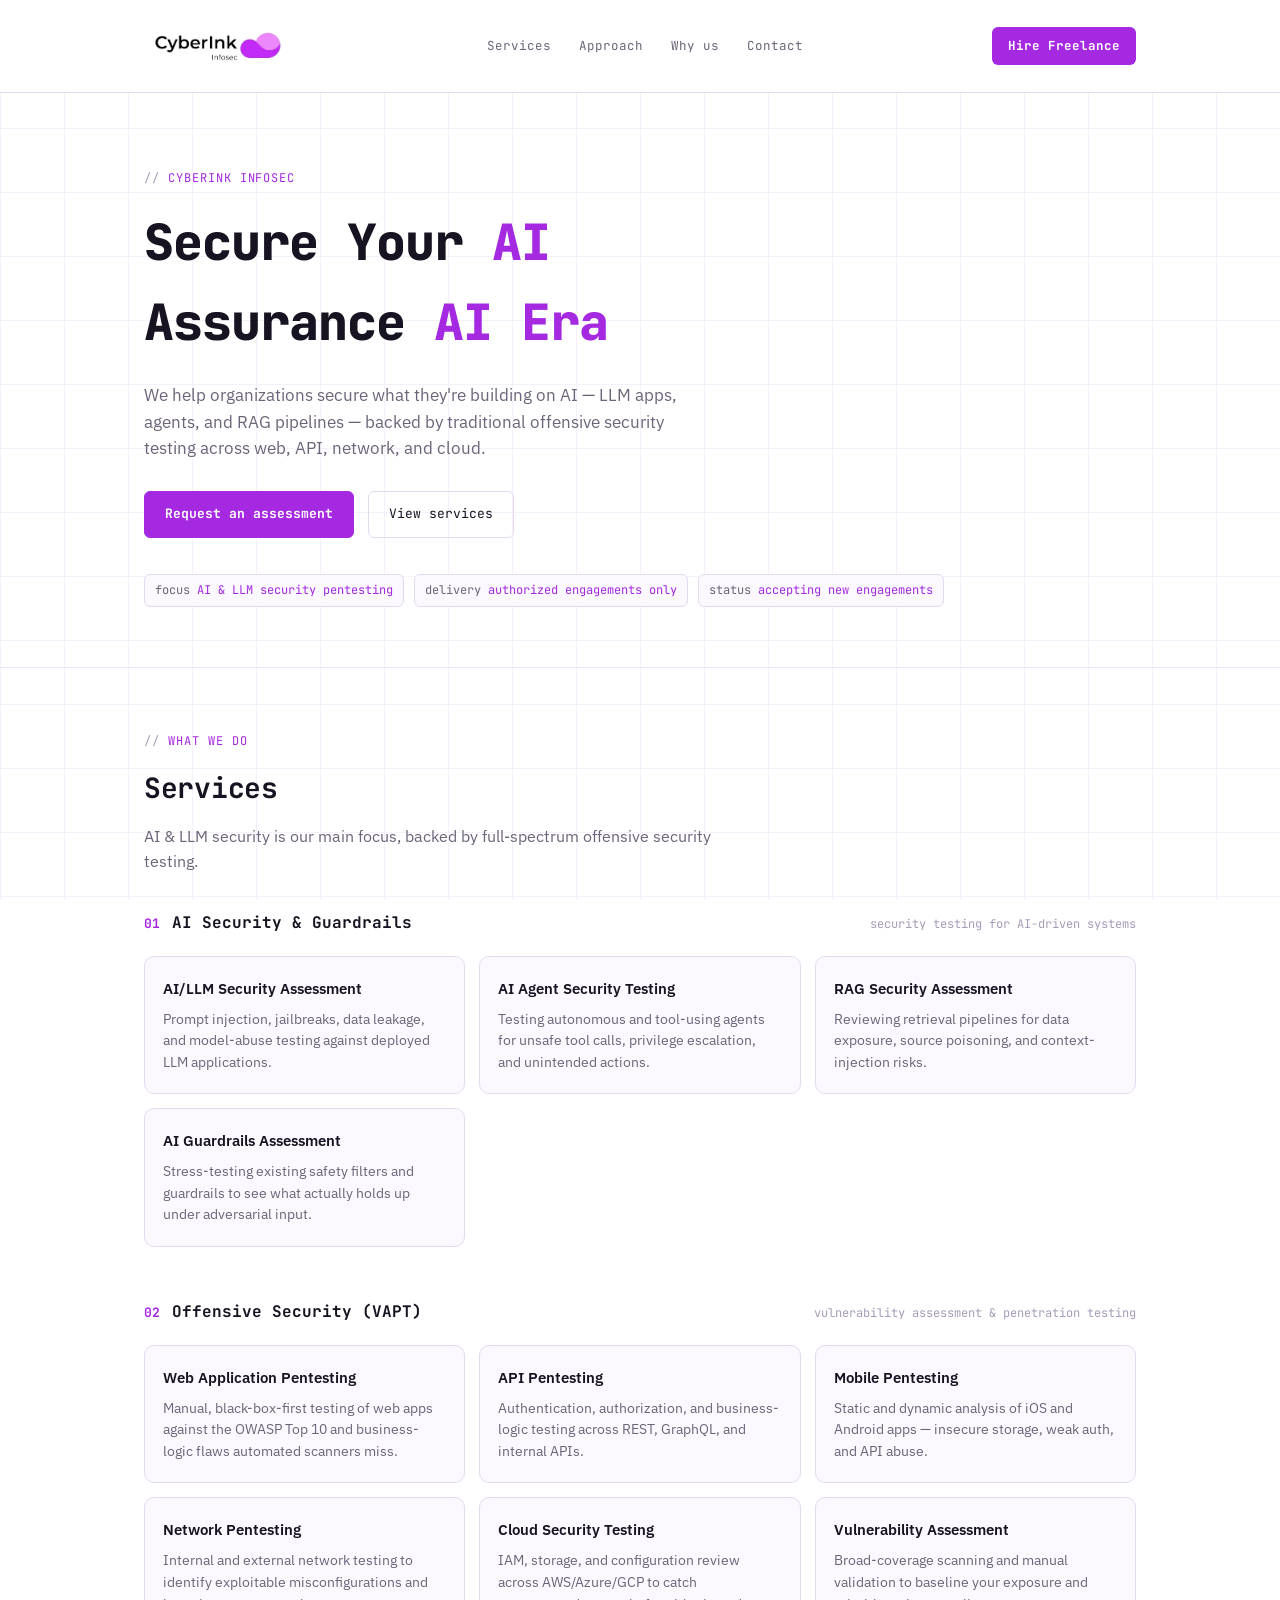
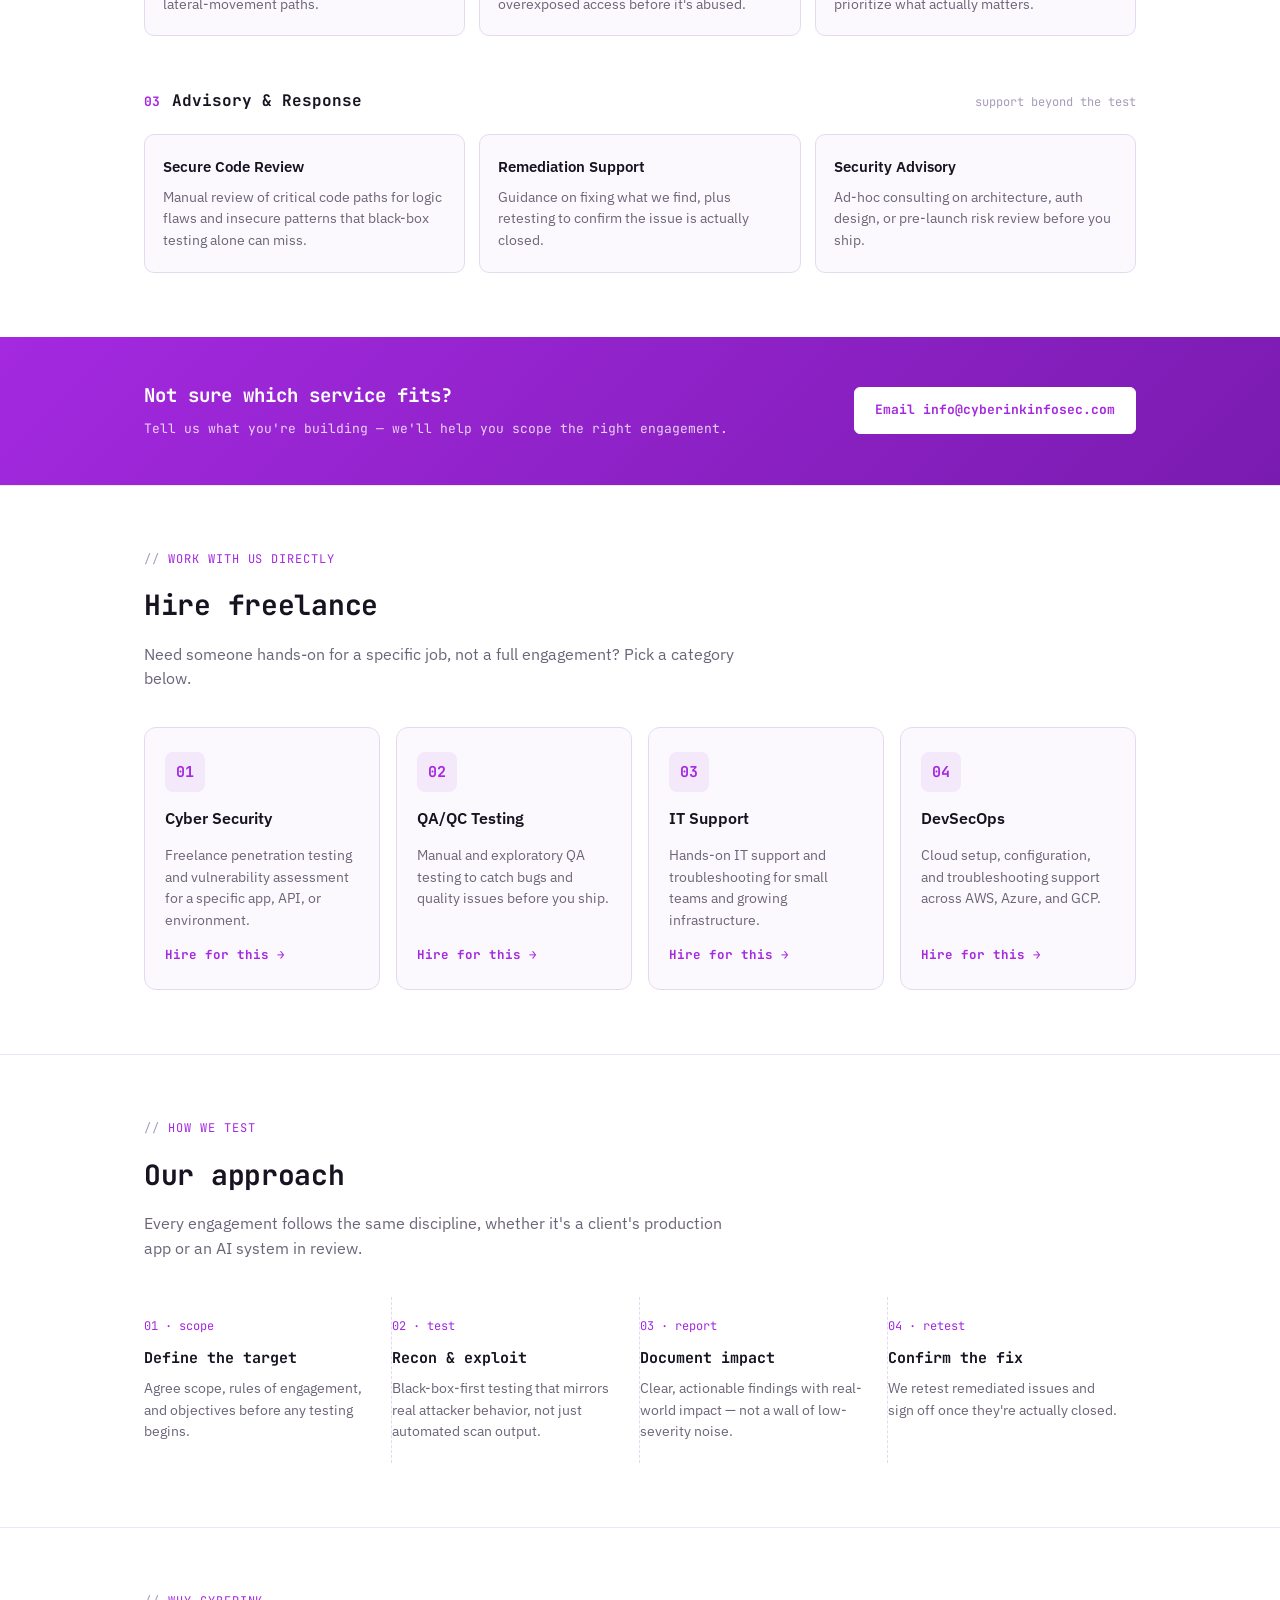
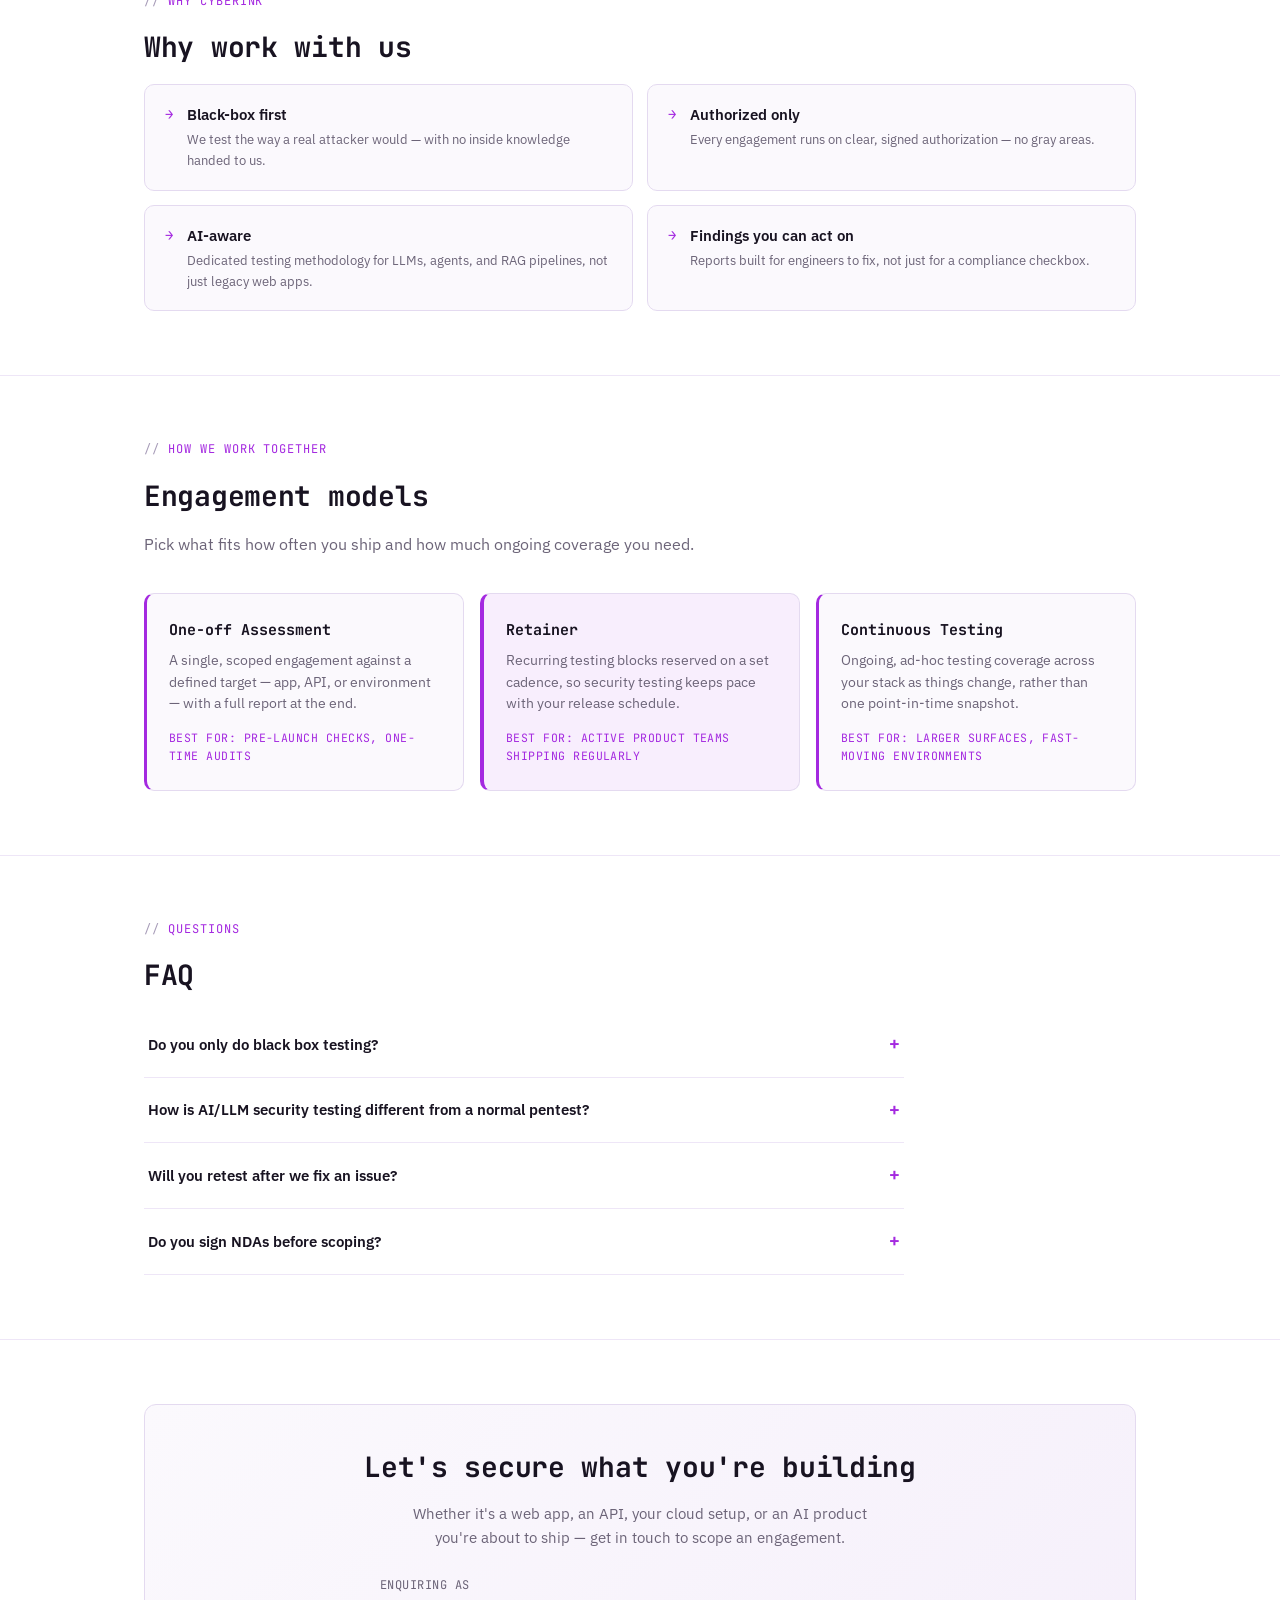
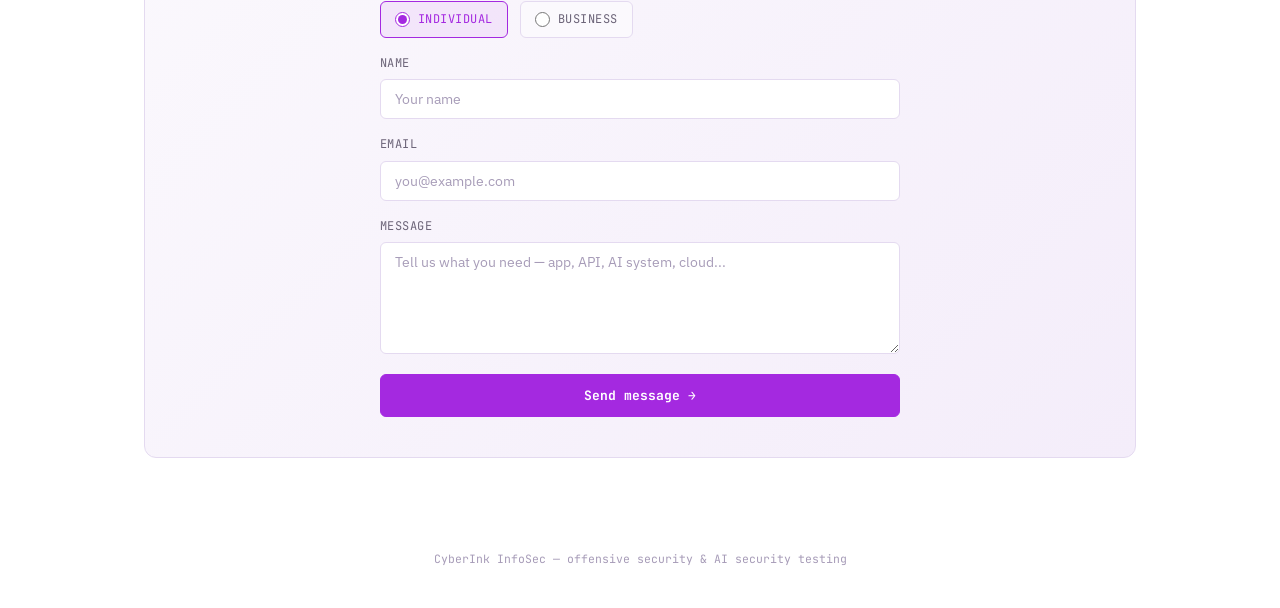
<file: index.html>
<!DOCTYPE html>
<html lang="en">
<head>
<meta charset="UTF-8">
<meta name="viewport" content="width=device-width, initial-scale=1.0">
<link rel="icon" type="image/png" sizes="32x32" href="assets/favicon-32.png">
<link rel="icon" type="image/png" sizes="16x16" href="assets/favicon-16.png">
<link rel="apple-touch-icon" sizes="180x180" href="assets/favicon-180.png">
<title>CyberInk InfoSec — Offensive Security &amp; AI Security Testing</title>
<meta name="description" content="CyberInk InfoSec provides AI &amp; LLM security testing, web, API, mobile, network, and cloud penetration testing, and vulnerability assessments for organizations building and shipping software.">
<meta name="keywords" content="AI security testing, LLM security assessment, AI agent security testing, RAG security assessment, AI guardrails testing, penetration testing, VAPT, web application pentesting, API pentesting, mobile pentesting, network pentesting, cloud security testing, vulnerability assessment, black box pentesting, offensive security, CyberInk InfoSec">
<meta name="author" content="CyberInk InfoSec">
<meta name="robots" content="index, follow">

<meta property="og:type" content="website">
<meta property="og:title" content="CyberInk InfoSec — Offensive Security & AI Security Testing">
<meta property="og:description" content="AI & LLM security testing, backed by full-spectrum offensive security testing across web, API, network, and cloud.">
<meta name="twitter:card" content="summary">
<meta name="twitter:title" content="CyberInk InfoSec — Offensive Security & AI Security Testing">
<meta name="twitter:description" content="AI & LLM security testing, backed by full-spectrum offensive security testing across web, API, network, and cloud.">

<script type="application/ld+json">
{
  "@context": "https://schema.org",
  "@type": "ProfessionalService",
  "name": "CyberInk InfoSec",
  "description": "AI & LLM security testing and offensive security (VAPT) services, including web, API, mobile, network, and cloud penetration testing.",
  "email": "info@cyberinkinfosec.com",
  "areaServed": "Worldwide",
  "serviceType": [
    "AI/LLM Security Assessment",
    "AI Agent Security Testing",
    "RAG Security Assessment",
    "AI Guardrails Assessment",
    "Web Application Pentesting",
    "API Pentesting",
    "Mobile Pentesting",
    "Network Pentesting",
    "Cloud Security Testing",
    "Vulnerability Assessment"
  ]
}
</script>
<link rel="preconnect" href="https://fonts.googleapis.com">
<link rel="preconnect" href="https://fonts.gstatic.com" crossorigin>
<link href="https://fonts.googleapis.com/css2?family=JetBrains+Mono:wght@400;500;700;800&family=IBM+Plex+Sans:wght@400;500;600&display=swap" rel="stylesheet">
<link rel="stylesheet" href="assets/style.css">
</head>
<body>

<nav>
  <div class="wrap">
    <a href="index.html"><img src="assets/logo.png" alt="CyberInk InfoSec" class="logo-img"></a>
    <ul class="nav-links">
      <li><a href="#services">Services</a></li>
      <li><a href="#approach">Approach</a></li>
      <li><a href="#why-us">Why us</a></li>
      <li><a href="#contact">Contact</a></li>
    </ul>
    <a class="nav-cta" href="#hire">Hire Freelance</a>
  </div>
</nav>

<main>
  <section class="hero">
    <div class="wrap">
      <div class="eyebrow">cyberink infosec</div>
      <h1 class="reveal-h1"><span class="rword">Secure</span> <span class="rword">Your</span> <span class="rword accent">AI</span> <span class="rword">Assurance</span> <span class="rword accent">AI Era</span></h1>
      <p class="lede">We help organizations secure what they're building on AI — LLM apps, agents, and RAG pipelines — backed by traditional offensive security testing across web, API, network, and cloud.</p>
      <div class="hero-actions">
        <a class="btn primary" href="#contact">Request an assessment</a>
        <a class="btn" href="#services">View services</a>
      </div>
      <div class="hero-tags">
        <span class="tag">focus <em>AI &amp; LLM security pentesting</em></span>
        <span class="tag">delivery <em>authorized engagements only</em></span>
        <span class="tag">status <em>accepting new engagements</em></span>
      </div>
    </div>
  </section>

  <section class="section" id="services">
    <div class="wrap">
      <div class="eyebrow">what we do</div>
      <h2>Services</h2>
      <p class="section-lede">AI &amp; LLM security is our main focus, backed by full-spectrum offensive security testing.</p>

      <div class="service-group">
        <div class="group-head">
          <span class="group-num">01</span>
          <span class="group-title">AI Security &amp; Guardrails</span>
          <span class="group-sub">security testing for AI-driven systems</span>
        </div>
        <div class="svc-grid">
          <div class="svc-card">
            <h3>AI/LLM Security Assessment</h3>
            <p>Prompt injection, jailbreaks, data leakage, and model-abuse testing against deployed LLM applications.</p>
          </div>
          <div class="svc-card">
            <h3>AI Agent Security Testing</h3>
            <p>Testing autonomous and tool-using agents for unsafe tool calls, privilege escalation, and unintended actions.</p>
          </div>
          <div class="svc-card">
            <h3>RAG Security Assessment</h3>
            <p>Reviewing retrieval pipelines for data exposure, source poisoning, and context-injection risks.</p>
          </div>
          <div class="svc-card">
            <h3>AI Guardrails Assessment</h3>
            <p>Stress-testing existing safety filters and guardrails to see what actually holds up under adversarial input.</p>
          </div>
        </div>
      </div>

      <div class="service-group">
        <div class="group-head">
          <span class="group-num">02</span>
          <span class="group-title">Offensive Security (VAPT)</span>
          <span class="group-sub">vulnerability assessment &amp; penetration testing</span>
        </div>
        <div class="svc-grid">
          <div class="svc-card">
            <h3>Web Application Pentesting</h3>
            <p>Manual, black-box-first testing of web apps against the OWASP Top 10 and business-logic flaws automated scanners miss.</p>
          </div>
          <div class="svc-card">
            <h3>API Pentesting</h3>
            <p>Authentication, authorization, and business-logic testing across REST, GraphQL, and internal APIs.</p>
          </div>
          <div class="svc-card">
            <h3>Mobile Pentesting</h3>
            <p>Static and dynamic analysis of iOS and Android apps — insecure storage, weak auth, and API abuse.</p>
          </div>
          <div class="svc-card">
            <h3>Network Pentesting</h3>
            <p>Internal and external network testing to identify exploitable misconfigurations and lateral-movement paths.</p>
          </div>
          <div class="svc-card">
            <h3>Cloud Security Testing</h3>
            <p>IAM, storage, and configuration review across AWS/Azure/GCP to catch overexposed access before it's abused.</p>
          </div>
          <div class="svc-card">
            <h3>Vulnerability Assessment</h3>
            <p>Broad-coverage scanning and manual validation to baseline your exposure and prioritize what actually matters.</p>
          </div>
        </div>
      </div>

      <div class="service-group">
        <div class="group-head">
          <span class="group-num">03</span>
          <span class="group-title">Advisory &amp; Response</span>
          <span class="group-sub">support beyond the test</span>
        </div>
        <div class="svc-grid">
          <div class="svc-card">
            <h3>Secure Code Review</h3>
            <p>Manual review of critical code paths for logic flaws and insecure patterns that black-box testing alone can miss.</p>
          </div>
          <div class="svc-card">
            <h3>Remediation Support</h3>
            <p>Guidance on fixing what we find, plus retesting to confirm the issue is actually closed.</p>
          </div>
          <div class="svc-card">
            <h3>Security Advisory</h3>
            <p>Ad-hoc consulting on architecture, auth design, or pre-launch risk review before you ship.</p>
          </div>
        </div>
      </div>

    </div>
  </section>

  <div class="cta-band">
    <div class="wrap">
      <div class="cta-band-text">
        <span class="big">Not sure which service fits?</span>
        <span class="small">Tell us what you're building — we'll help you scope the right engagement.</span>
      </div>
      <a class="btn" href="#contact">Email info@cyberinkinfosec.com</a>
    </div>
  </div>

  <section class="section" id="hire">
    <div class="wrap">
      <div class="eyebrow">work with us directly</div>
      <h2>Hire freelance</h2>
      <p class="section-lede">Need someone hands-on for a specific job, not a full engagement? Pick a category below.</p>
      <div class="hire-grid">
        <div class="hire-card">
          <div class="hire-card-icon">01</div>
          <h3>Cyber Security</h3>
          <p>Freelance penetration testing and vulnerability assessment for a specific app, API, or environment.</p>
          <a href="hire/security-testing.html">Hire for this →</a>
        </div>
        <div class="hire-card">
          <div class="hire-card-icon">02</div>
          <h3>QA/QC Testing</h3>
          <p>Manual and exploratory QA testing to catch bugs and quality issues before you ship.</p>
          <a href="hire/qa-qc-testing.html">Hire for this →</a>
        </div>
        <div class="hire-card">
          <div class="hire-card-icon">03</div>
          <h3>IT Support</h3>
          <p>Hands-on IT support and troubleshooting for small teams and growing infrastructure.</p>
          <a href="hire/it-support.html">Hire for this →</a>
        </div>
        <div class="hire-card">
          <div class="hire-card-icon">04</div>
          <h3>DevSecOps</h3>
          <p>Cloud setup, configuration, and troubleshooting support across AWS, Azure, and GCP.</p>
          <a href="hire/cloud-support.html">Hire for this →</a>
        </div>
      </div>
    </div>
  </section>

  <section class="section" id="approach">
    <div class="wrap">
      <div class="eyebrow">how we test</div>
      <h2>Our approach</h2>
      <p class="section-lede">Every engagement follows the same discipline, whether it's a client's production app or an AI system in review.</p>
      <div class="flow">
        <div class="step">
          <div class="step-num">01 · scope</div>
          <h3>Define the target</h3>
          <p>Agree scope, rules of engagement, and objectives before any testing begins.</p>
        </div>
        <div class="step">
          <div class="step-num">02 · test</div>
          <h3>Recon &amp; exploit</h3>
          <p>Black-box-first testing that mirrors real attacker behavior, not just automated scan output.</p>
        </div>
        <div class="step">
          <div class="step-num">03 · report</div>
          <h3>Document impact</h3>
          <p>Clear, actionable findings with real-world impact — not a wall of low-severity noise.</p>
        </div>
        <div class="step">
          <div class="step-num">04 · retest</div>
          <h3>Confirm the fix</h3>
          <p>We retest remediated issues and sign off once they're actually closed.</p>
        </div>
      </div>
    </div>
  </section>

  <section class="section" id="why-us">
    <div class="wrap">
      <div class="eyebrow">why cyberink</div>
      <h2>Why work with us</h2>
      <div class="why-grid">
        <div class="why-card">
          <span class="why-mark">→</span>
          <div><h3>Black-box first</h3><p>We test the way a real attacker would — with no inside knowledge handed to us.</p></div>
        </div>
        <div class="why-card">
          <span class="why-mark">→</span>
          <div><h3>Authorized only</h3><p>Every engagement runs on clear, signed authorization — no gray areas.</p></div>
        </div>
        <div class="why-card">
          <span class="why-mark">→</span>
          <div><h3>AI-aware</h3><p>Dedicated testing methodology for LLMs, agents, and RAG pipelines, not just legacy web apps.</p></div>
        </div>
        <div class="why-card">
          <span class="why-mark">→</span>
          <div><h3>Findings you can act on</h3><p>Reports built for engineers to fix, not just for a compliance checkbox.</p></div>
        </div>
      </div>
    </div>
  </section>

  <section class="section" id="engagements">
    <div class="wrap">
      <div class="eyebrow">how we work together</div>
      <h2>Engagement models</h2>
      <p class="section-lede">Pick what fits how often you ship and how much ongoing coverage you need.</p>
      <div class="plan-grid">
        <div class="plan-card">
          <div class="plan-name">One-off Assessment</div>
          <p class="plan-desc">A single, scoped engagement against a defined target — app, API, or environment — with a full report at the end.</p>
          <div class="plan-for">Best for: pre-launch checks, one-time audits</div>
        </div>
        <div class="plan-card featured">
          <div class="plan-name">Retainer</div>
          <p class="plan-desc">Recurring testing blocks reserved on a set cadence, so security testing keeps pace with your release schedule.</p>
          <div class="plan-for">Best for: active product teams shipping regularly</div>
        </div>
        <div class="plan-card">
          <div class="plan-name">Continuous Testing</div>
          <p class="plan-desc">Ongoing, ad-hoc testing coverage across your stack as things change, rather than one point-in-time snapshot.</p>
          <div class="plan-for">Best for: larger surfaces, fast-moving environments</div>
        </div>
      </div>
    </div>
  </section>

  <section class="section" id="faq">
    <div class="wrap">
      <div class="eyebrow">questions</div>
      <h2>FAQ</h2>
      <div class="faq">
        <details class="faq-item">
          <summary>Do you only do black box testing?</summary>
          <p>Black box is our default and our strongest suit, since it mirrors how a real attacker approaches a target with no inside knowledge. Grey box and white box engagements are available too, depending on what you need covered.</p>
        </details>
        <details class="faq-item">
          <summary>How is AI/LLM security testing different from a normal pentest?</summary>
          <p>Traditional pentesting targets infrastructure and application logic. AI security testing also covers prompt injection, jailbreaks, unsafe tool use by agents, and data leakage through retrieval pipelines — failure modes that don't exist in a typical web app.</p>
        </details>
        <details class="faq-item">
          <summary>Will you retest after we fix an issue?</summary>
          <p>Yes. Remediation retesting is included so you get confirmation the fix actually closed the issue, not just a report telling you what was wrong.</p>
        </details>
        <details class="faq-item">
          <summary>Do you sign NDAs before scoping?</summary>
          <p>Yes — every engagement starts with a signed authorization and NDA before any testing begins.</p>
        </details>
      </div>
    </div>
  </section>

  <section class="section" id="contact">
    <div class="wrap">
      <div class="contact-box">
        <h2>Let's secure what you're building</h2>
        <p>Whether it's a web app, an API, your cloud setup, or an AI product you're about to ship — get in touch to scope an engagement.</p>
        <form id="main-contact-form" class="hire-form" novalidate>
          <input type="hidden" name="access_key" value="b2681a29-49a5-4c8f-a08d-284cd5d0bdc1">
          <input type="hidden" name="subject" value="Engagement Request - CyberInk InfoSec">
          <div class="form-group">
            <label>Enquiring as</label>
            <div class="radio-group">
              <label class="radio-option">
                <input type="radio" name="hiring_as" value="Individual" checked onchange="toggleCompanyIndex(this)">
                <span>Individual</span>
              </label>
              <label class="radio-option">
                <input type="radio" name="hiring_as" value="Business" onchange="toggleCompanyIndex(this)">
                <span>Business</span>
              </label>
            </div>
          </div>
          <div class="form-group" id="company-field-index" style="display:none;">
            <label for="company-index">Company name</label>
            <input type="text" id="company-index" name="company" placeholder="Your company name">
          </div>
          <div class="form-group">
            <label for="name-index">Name</label>
            <input type="text" id="name-index" name="name" placeholder="Your name" required>
          </div>
          <div class="form-group">
            <label for="email-index">Email</label>
            <input type="email" id="email-index" name="email" placeholder="you@example.com" required>
          </div>
          <div class="form-group">
            <label for="message-index">Message</label>
            <textarea id="message-index" name="message" rows="5" placeholder="Tell us what you need — app, API, AI system, cloud..." required></textarea>
          </div>
          <button type="submit" class="btn primary" id="submit-index">Send message →</button>
        </form>
        <script>
          function toggleCompanyIndex(radio) {
            var field = document.getElementById('company-field-index');
            var input = document.getElementById('company-index');
            if (radio.value === 'Business') {
              field.style.display = 'flex';
              input.required = true;
            } else {
              field.style.display = 'none';
              input.required = false;
              input.value = '';
            }
          }
          document.getElementById('main-contact-form').addEventListener('submit', function(e) {
            e.preventDefault();
            var form = this;
            var btn = document.getElementById('submit-index');
            btn.textContent = 'Sending…';
            btn.disabled = true;
            var data = new FormData(form);
            fetch('https://api.web3forms.com/submit', {
              method: 'POST',
              body: data
            })
            .then(function(res) { return res.json(); })
            .then(function(json) {
              if (json.success) {
                window.location.href = 'thankyou.html';
              } else {
                throw new Error('submission failed');
              }
            })
            .catch(function() {
              btn.textContent = 'Send message →';
              btn.disabled = false;
              window.location.href = 'mailto:info@cyberinkinfosec.com?subject=Engagement%20Request%20-%20CyberInk%20InfoSec';
            });
          });
        </script>
      </div>
    </div>
  </section>
</main>

<footer>
  <div class="wrap">CyberInk InfoSec — offensive security &amp; AI security testing</div>
</footer>

<script>
  document.querySelectorAll('.rword').forEach((el, i) => {
    el.style.animationDelay = (i * 0.07) + 's';
  });
</script>
</body>
</html>
</file>
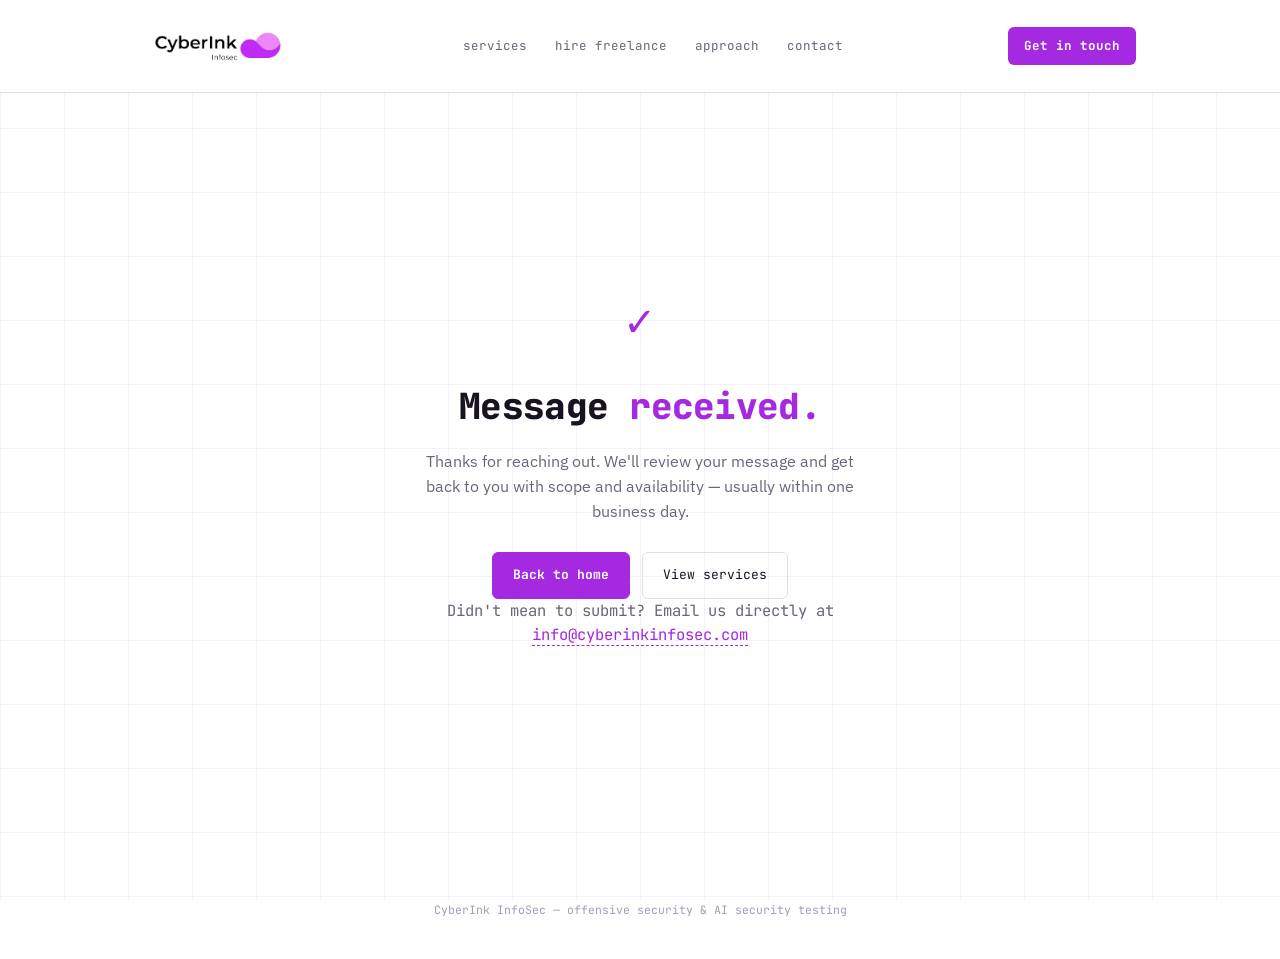
<file: thankyou.html>
<!DOCTYPE html>
<html lang="en">
<head>
<meta charset="UTF-8">
<meta name="viewport" content="width=device-width, initial-scale=1.0">
<title>Message Sent — CyberInk InfoSec</title>
<meta name="robots" content="noindex, nofollow">
<link rel="icon" type="image/png" sizes="32x32" href="assets/favicon-32.png">
<link rel="icon" type="image/png" sizes="16x16" href="assets/favicon-16.png">
<link rel="apple-touch-icon" sizes="180x180" href="assets/favicon-180.png">
<link rel="preconnect" href="https://fonts.googleapis.com">
<link rel="preconnect" href="https://fonts.gstatic.com" crossorigin>
<link href="https://fonts.googleapis.com/css2?family=JetBrains+Mono:wght@400;500;700;800&family=IBM+Plex+Sans:wght@400;500;600&display=swap" rel="stylesheet">
<link rel="stylesheet" href="assets/style.css">
<style>
  .ty-section {
    min-height: calc(100vh - 120px);
    display: flex;
    align-items: center;
    justify-content: center;
    padding: 60px 0;
  }
  .ty-box {
    text-align: center;
    max-width: 520px;
    margin: 0 auto;
  }
  .ty-icon {
    font-family: var(--mono);
    font-size: 40px;
    color: var(--accent);
    margin-bottom: 24px;
    display: block;
    animation: fadeUp 0.5s cubic-bezier(.2,.7,.3,1) forwards;
  }
  .ty-box h1 {
    font-family: var(--mono);
    font-size: clamp(26px, 4vw, 36px);
    font-weight: 800;
    letter-spacing: -0.02em;
    margin-bottom: 14px;
    animation: fadeUp 0.5s 0.08s cubic-bezier(.2,.7,.3,1) both;
  }
  .ty-box h1 .accent { color: var(--accent); }
  .ty-box p {
    color: var(--text-muted);
    font-size: 15.5px;
    max-width: 44ch;
    margin: 0 auto 28px;
    animation: fadeUp 0.5s 0.16s cubic-bezier(.2,.7,.3,1) both;
  }
  .ty-actions {
    display: flex;
    gap: 12px;
    justify-content: center;
    flex-wrap: wrap;
    animation: fadeUp 0.5s 0.24s cubic-bezier(.2,.7,.3,1) both;
  }
  .ty-meta {
    margin-top: 36px;
    font-family: var(--mono);
    font-size: 11.5px;
    color: var(--text-dim);
    animation: fadeUp 0.5s 0.32s cubic-bezier(.2,.7,.3,1) both;
  }
  .ty-meta a {
    color: var(--accent);
    text-decoration: none;
    border-bottom: 1px dashed var(--accent);
  }
  @keyframes fadeUp {
    from { opacity: 0; transform: translateY(14px); }
    to   { opacity: 1; transform: translateY(0); }
  }
  @media (prefers-reduced-motion: reduce) {
    .ty-icon, .ty-box h1, .ty-box p, .ty-actions, .ty-meta {
      animation: none;
    }
  }
</style>
</head>
<body>

<nav>
  <div class="wrap">
    <a href="index.html"><img src="assets/logo.png" alt="CyberInk InfoSec" class="logo-img"></a>
    <ul class="nav-links">
      <li><a href="index.html#services">services</a></li>
      <li><a href="index.html#hire">hire freelance</a></li>
      <li><a href="index.html#approach">approach</a></li>
      <li><a href="index.html#contact">contact</a></li>
    </ul>
    <a class="nav-cta" href="index.html#contact">Get in touch</a>
  </div>
</nav>

<main>
  <section class="ty-section">
    <div class="wrap">
      <div class="ty-box">
        <span class="ty-icon">✓</span>
        <h1>Message <span class="accent">received.</span></h1>
        <p>Thanks for reaching out. We'll review your message and get back to you with scope and availability — usually within one business day.</p>
        <div class="ty-actions">
          <a class="btn primary" href="index.html">Back to home</a>
          <a class="btn" href="index.html#services">View services</a>
        </div>
        <p class="ty-meta">
          Didn't mean to submit? Email us directly at
          <a href="mailto:info@cyberinkinfosec.com">info@cyberinkinfosec.com</a>
        </p>
      </div>
    </div>
  </section>
</main>

<footer>
  <div class="wrap">CyberInk InfoSec — offensive security &amp; AI security testing</div>
</footer>

</body>
</html>
</file>
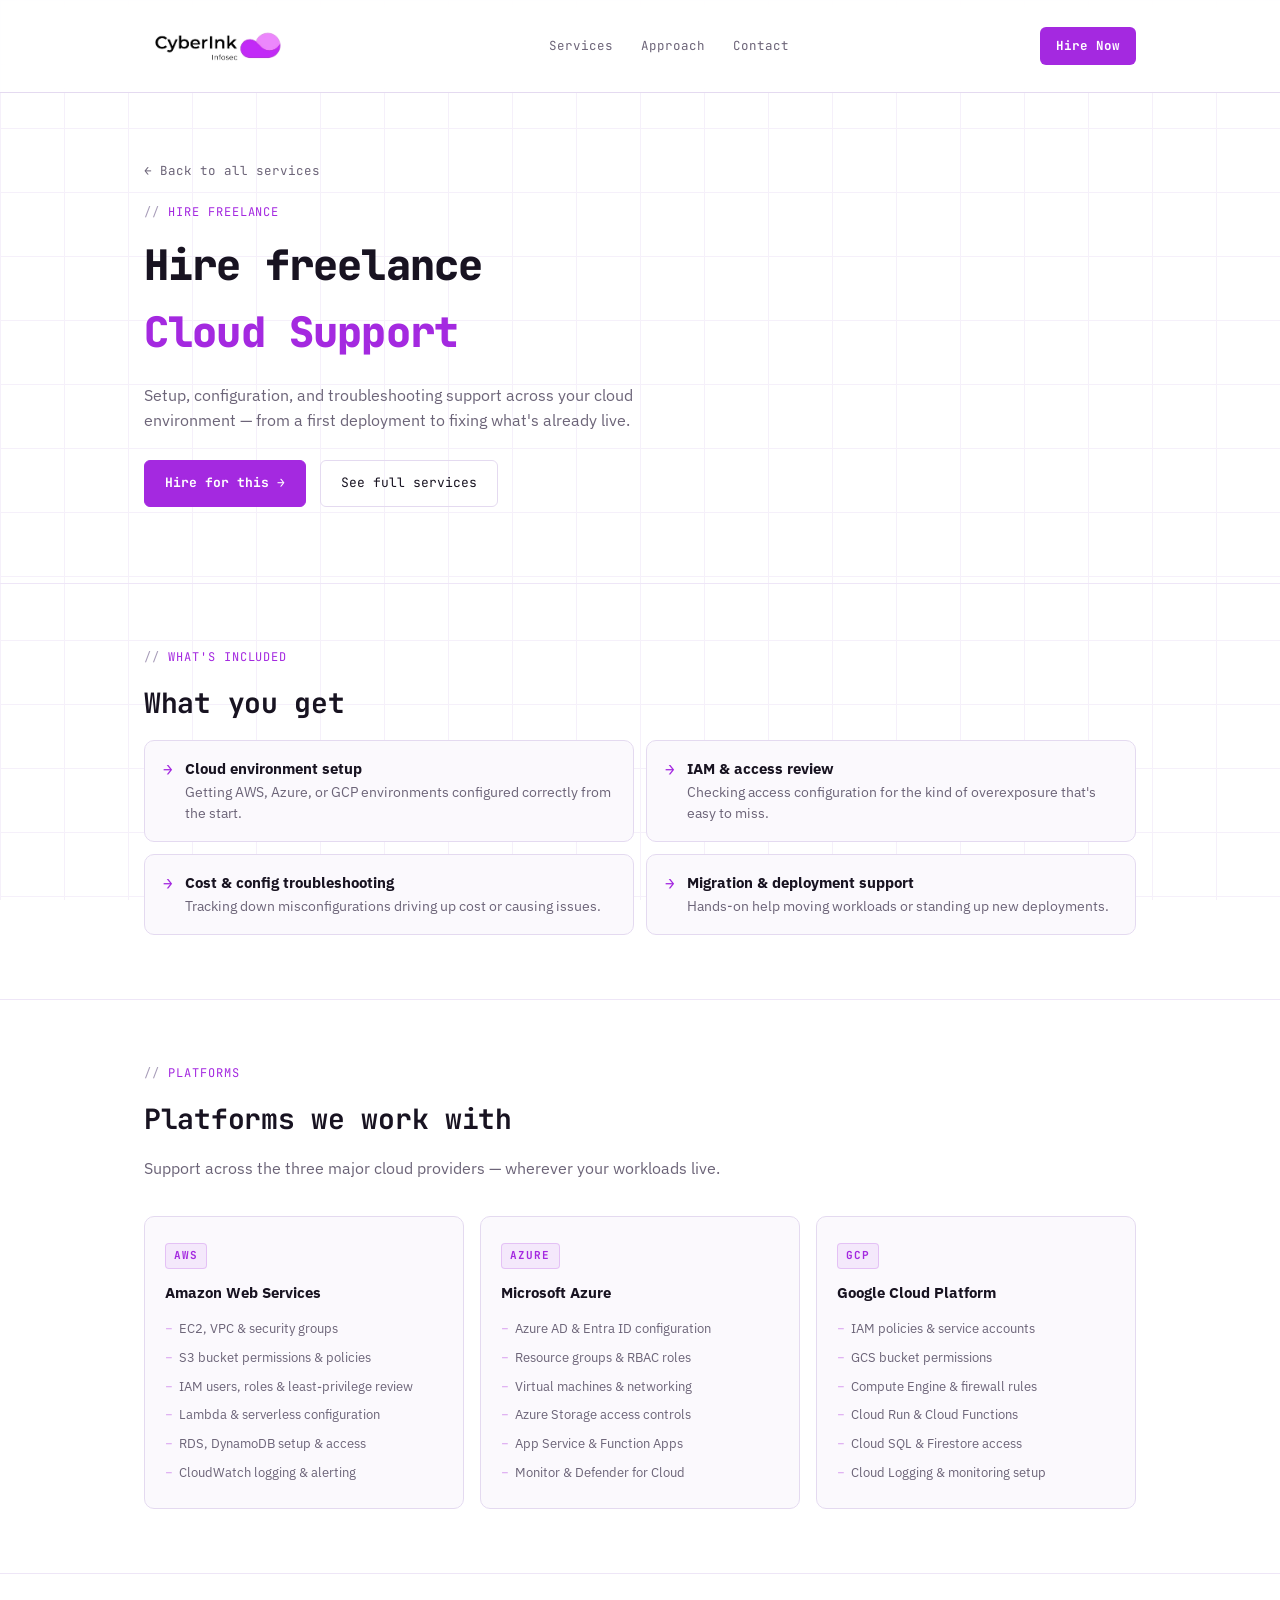
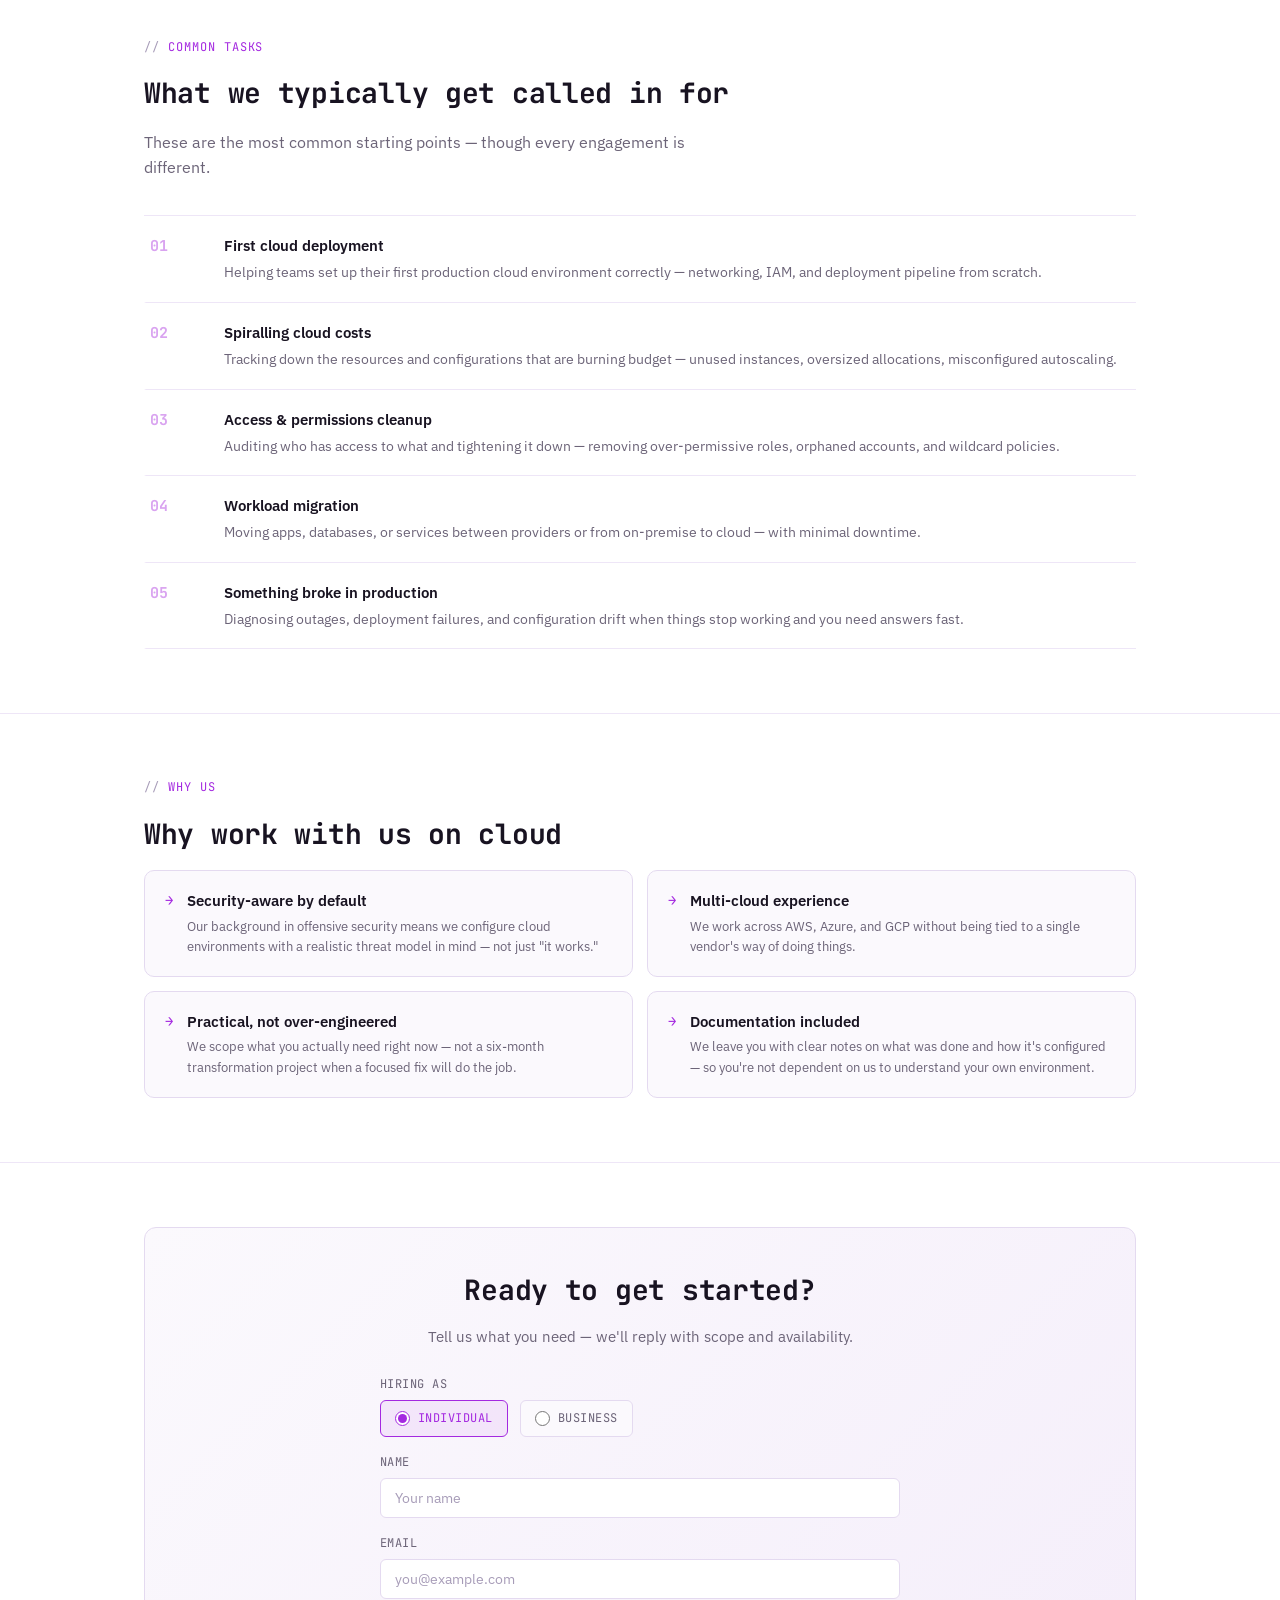
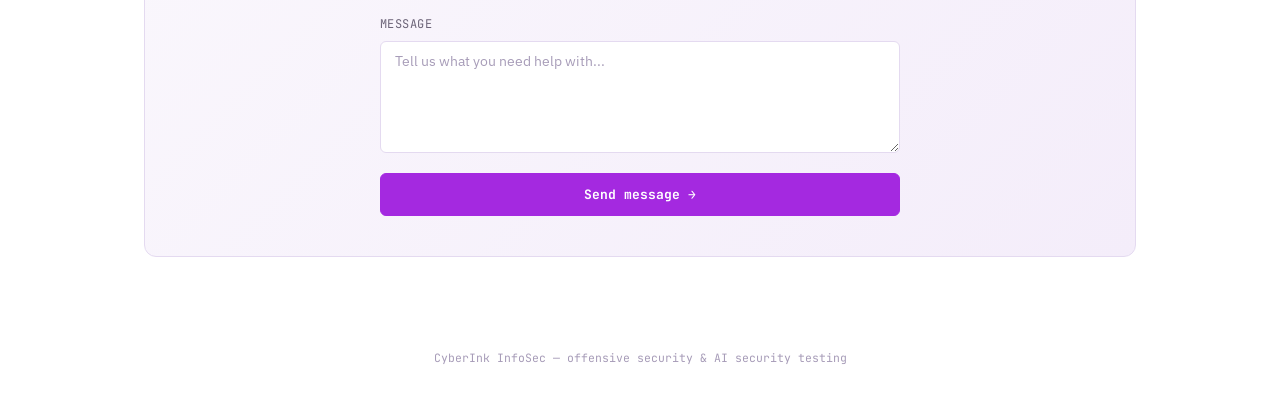
<file: hire/cloud-support.html>
<!DOCTYPE html>
<html lang="en">
<head>
<meta charset="UTF-8">
<meta name="viewport" content="width=device-width, initial-scale=1.0">
<title>Hire Freelance Cloud Support — CyberInk InfoSec</title>
<meta name="description" content="Hire a freelance cloud engineer for AWS, Azure, and GCP setup, configuration, IAM review, cost troubleshooting, and migration support — from first deployment to fixing what's live.">
<meta name="keywords" content="hire freelance cloud engineer, AWS support, Azure support, GCP support, cloud environment setup, IAM review, cloud cost optimisation, cloud migration, DevSecOps, CyberInk InfoSec">
<meta name="author" content="CyberInk InfoSec">
<meta name="robots" content="index, follow">
<meta property="og:type" content="website">
<meta property="og:title" content="Hire Freelance Cloud Support — CyberInk InfoSec">
<meta property="og:description" content="AWS, Azure, and GCP setup, configuration, IAM review, and migration support — from first deployment to fixing what's already live.">
<meta name="twitter:card" content="summary">
<meta name="twitter:title" content="Hire Freelance Cloud Support — CyberInk InfoSec">
<meta name="twitter:description" content="AWS, Azure, and GCP setup, configuration, IAM review, and migration support — from first deployment to fixing what's already live.">
<script type="application/ld+json">
{
  "@context": "https://schema.org",
  "@type": "ProfessionalService",
  "name": "CyberInk InfoSec",
  "description": "Freelance cloud support across AWS, Azure, and GCP — environment setup, IAM and access review, cost and configuration troubleshooting, workload migration, and deployment support.",
  "email": "info@cyberinkinfosec.com",
  "areaServed": "Worldwide",
  "serviceType": [
    "Cloud Support",
    "AWS Configuration",
    "Azure Configuration",
    "GCP Configuration",
    "IAM Review",
    "Cloud Cost Optimisation",
    "Cloud Migration",
    "Cloud Deployment Support",
    "DevSecOps",
    "Cloud Security Review"
  ],
  "offers": {
    "@type": "Offer",
    "name": "Freelance Cloud Support",
    "description": "Hands-on cloud support for AWS, Azure, and GCP — scoped to a specific task or environment, with documentation of everything done.",
    "availability": "https://schema.org/InStock"
  }
}
</script>
<link rel="icon" type="image/png" sizes="32x32" href="../assets/favicon-32.png">
<link rel="icon" type="image/png" sizes="16x16" href="../assets/favicon-16.png">
<link rel="apple-touch-icon" sizes="180x180" href="../assets/favicon-180.png">
<link rel="preconnect" href="https://fonts.googleapis.com">
<link rel="preconnect" href="https://fonts.gstatic.com" crossorigin>
<link href="https://fonts.googleapis.com/css2?family=JetBrains+Mono:wght@400;500;700;800&family=IBM+Plex+Sans:wght@400;500;600&display=swap" rel="stylesheet">
<link rel="stylesheet" href="../assets/style.css">
</head>
<body>

<nav>
  <div class="wrap">
    <a href="../index.html"><img src="../assets/logo.png" alt="CyberInk InfoSec" class="logo-img"></a>
    <ul class="nav-links">
      <li><a href="../index.html#services">Services</a></li>

      <li><a href="../index.html#approach">Approach</a></li>
      <li><a href="../index.html#contact">Contact</a></li>
    </ul>
    <a class="nav-cta" href="#contact-form">Hire Now</a>
  </div>
</nav>

<main>
  <section class="hire-hero">
    <div class="wrap">
      <a class="back-link" href="../index.html#hire">← Back to all services</a>
      <div class="eyebrow">hire freelance</div>
      <h1><span class="rword">Hire</span> <span class="rword">freelance</span> <span class="rword accent">Cloud</span> <span class="rword accent">Support</span></h1>
      <p class="lede">Setup, configuration, and troubleshooting support across your cloud environment — from a first deployment to fixing what's already live.</p>
      <div class="hero-actions">
        <a class="btn primary" href="#contact-form">Hire for this →</a>
        <a class="btn" href="../index.html#services">See full services</a>
      </div>
    </div>
  </section>

  <section class="section">
    <div class="wrap">
      <div class="eyebrow">what's included</div>
      <h2>What you get</h2>
      <div class="includes-grid">
        <div class="includes-item">
          <span class="mark">→</span>
          <p><strong>Cloud environment setup</strong>Getting AWS, Azure, or GCP environments configured correctly from the start.</p>
        </div>
        <div class="includes-item">
          <span class="mark">→</span>
          <p><strong>IAM &amp; access review</strong>Checking access configuration for the kind of overexposure that's easy to miss.</p>
        </div>
        <div class="includes-item">
          <span class="mark">→</span>
          <p><strong>Cost &amp; config troubleshooting</strong>Tracking down misconfigurations driving up cost or causing issues.</p>
        </div>
        <div class="includes-item">
          <span class="mark">→</span>
          <p><strong>Migration &amp; deployment support</strong>Hands-on help moving workloads or standing up new deployments.</p>
        </div>
      </div>
    </div>
  </section>

  <section class="section">
    <div class="wrap">
      <div class="eyebrow">platforms</div>
      <h2>Platforms we work with</h2>
      <p class="section-lede">Support across the three major cloud providers — wherever your workloads live.</p>
      <div class="platform-grid">
        <div class="platform-card">
          <div class="platform-label">AWS</div>
          <h3>Amazon Web Services</h3>
          <ul class="platform-list">
            <li>EC2, VPC &amp; security groups</li>
            <li>S3 bucket permissions &amp; policies</li>
            <li>IAM users, roles &amp; least-privilege review</li>
            <li>Lambda &amp; serverless configuration</li>
            <li>RDS, DynamoDB setup &amp; access</li>
            <li>CloudWatch logging &amp; alerting</li>
          </ul>
        </div>
        <div class="platform-card">
          <div class="platform-label">Azure</div>
          <h3>Microsoft Azure</h3>
          <ul class="platform-list">
            <li>Azure AD &amp; Entra ID configuration</li>
            <li>Resource groups &amp; RBAC roles</li>
            <li>Virtual machines &amp; networking</li>
            <li>Azure Storage access controls</li>
            <li>App Service &amp; Function Apps</li>
            <li>Monitor &amp; Defender for Cloud</li>
          </ul>
        </div>
        <div class="platform-card">
          <div class="platform-label">GCP</div>
          <h3>Google Cloud Platform</h3>
          <ul class="platform-list">
            <li>IAM policies &amp; service accounts</li>
            <li>GCS bucket permissions</li>
            <li>Compute Engine &amp; firewall rules</li>
            <li>Cloud Run &amp; Cloud Functions</li>
            <li>Cloud SQL &amp; Firestore access</li>
            <li>Cloud Logging &amp; monitoring setup</li>
          </ul>
        </div>
      </div>
    </div>
  </section>

  <section class="section">
    <div class="wrap">
      <div class="eyebrow">common tasks</div>
      <h2>What we typically get called in for</h2>
      <p class="section-lede">These are the most common starting points — though every engagement is different.</p>
      <div class="svc-list">
        <div class="svc-row">
          <span class="svc-row-num">01</span>
          <div class="svc-row-body">
            <h3>First cloud deployment</h3>
            <p>Helping teams set up their first production cloud environment correctly — networking, IAM, and deployment pipeline from scratch.</p>
          </div>
        </div>
        <div class="svc-row">
          <span class="svc-row-num">02</span>
          <div class="svc-row-body">
            <h3>Spiralling cloud costs</h3>
            <p>Tracking down the resources and configurations that are burning budget — unused instances, oversized allocations, misconfigured autoscaling.</p>
          </div>
        </div>
        <div class="svc-row">
          <span class="svc-row-num">03</span>
          <div class="svc-row-body">
            <h3>Access &amp; permissions cleanup</h3>
            <p>Auditing who has access to what and tightening it down — removing over-permissive roles, orphaned accounts, and wildcard policies.</p>
          </div>
        </div>
        <div class="svc-row">
          <span class="svc-row-num">04</span>
          <div class="svc-row-body">
            <h3>Workload migration</h3>
            <p>Moving apps, databases, or services between providers or from on-premise to cloud — with minimal downtime.</p>
          </div>
        </div>
        <div class="svc-row">
          <span class="svc-row-num">05</span>
          <div class="svc-row-body">
            <h3>Something broke in production</h3>
            <p>Diagnosing outages, deployment failures, and configuration drift when things stop working and you need answers fast.</p>
          </div>
        </div>
      </div>
    </div>
  </section>

  <section class="section">
    <div class="wrap">
      <div class="eyebrow">why us</div>
      <h2>Why work with us on cloud</h2>
      <div class="why-grid">
        <div class="why-card">
          <span class="why-mark">→</span>
          <div>
            <h3>Security-aware by default</h3>
            <p>Our background in offensive security means we configure cloud environments with a realistic threat model in mind — not just "it works."</p>
          </div>
        </div>
        <div class="why-card">
          <span class="why-mark">→</span>
          <div>
            <h3>Multi-cloud experience</h3>
            <p>We work across AWS, Azure, and GCP without being tied to a single vendor's way of doing things.</p>
          </div>
        </div>
        <div class="why-card">
          <span class="why-mark">→</span>
          <div>
            <h3>Practical, not over-engineered</h3>
            <p>We scope what you actually need right now — not a six-month transformation project when a focused fix will do the job.</p>
          </div>
        </div>
        <div class="why-card">
          <span class="why-mark">→</span>
          <div>
            <h3>Documentation included</h3>
            <p>We leave you with clear notes on what was done and how it's configured — so you're not dependent on us to understand your own environment.</p>
          </div>
        </div>
      </div>
    </div>
  </section>

  <section class="section" id="contact-form">
    <div class="wrap">
      <div class="contact-box">
        <h2>Ready to get started?</h2>
        <p>Tell us what you need — we'll reply with scope and availability.</p>
        <form id="hire-form-cs" class="hire-form" novalidate>
          <input type="hidden" name="access_key" value="b2681a29-49a5-4c8f-a08d-284cd5d0bdc1">
          <input type="hidden" name="subject" value="Hire Request - Cloud Support">
          <div class="form-group">
            <label>Hiring as</label>
            <div class="radio-group">
              <label class="radio-option">
                <input type="radio" name="hiring_as" value="Individual" checked onchange="toggleCompany(this)">
                <span>Individual</span>
              </label>
              <label class="radio-option">
                <input type="radio" name="hiring_as" value="Business" onchange="toggleCompany(this)">
                <span>Business</span>
              </label>
            </div>
          </div>
          <div class="form-group" id="company-field-cs" style="display:none;">
            <label for="company-cs">Company name</label>
            <input type="text" id="company-cs" name="company" placeholder="Your company name">
          </div>
          <div class="form-group">
            <label for="name-cs">Name</label>
            <input type="text" id="name-cs" name="name" placeholder="Your name" required>
          </div>
          <div class="form-group">
            <label for="email-cs">Email</label>
            <input type="email" id="email-cs" name="email" placeholder="you@example.com" required>
          </div>
          <div class="form-group">
            <label for="message-cs">Message</label>
            <textarea id="message-cs" name="message" rows="5" placeholder="Tell us what you need help with..." required></textarea>
          </div>
          <button type="submit" class="btn primary" id="submit-cs">Send message →</button>
        </form>
        <script>
          function toggleCompany(radio) {
            var field = document.getElementById('company-field-cs');
            var input = document.getElementById('company-cs');
            if (radio.value === 'Business') {
              field.style.display = 'flex';
              input.required = true;
            } else {
              field.style.display = 'none';
              input.required = false;
              input.value = '';
            }
          }
          document.getElementById('hire-form-cs').addEventListener('submit', function(e) {
            e.preventDefault();
            var btn = document.getElementById('submit-cs');
            btn.textContent = 'Sending…';
            btn.disabled = true;
            fetch('https://api.web3forms.com/submit', {
              method: 'POST',
              body: new FormData(this)
            })
            .then(function(res) { return res.json(); })
            .then(function(json) {
              if (json.success) {
                window.location.href = '../thankyou.html';
              } else {
                throw new Error('failed');
              }
            })
            .catch(function() {
              btn.textContent = 'Send message →';
              btn.disabled = false;
              window.location.href = 'mailto:info@cyberinkinfosec.com?subject=Hire%20Request%20-%20Cloud%20Support';
            });
          });
        </script>
      </div>
    </div>
  </section>
</main>

<footer>
  <div class="wrap">CyberInk InfoSec — offensive security &amp; AI security testing</div>
</footer>

<script>
  document.querySelectorAll('.rword').forEach((el, i) => {
    el.style.animationDelay = (i * 0.07) + 's';
  });
</script>
</body>
</html>
</file>
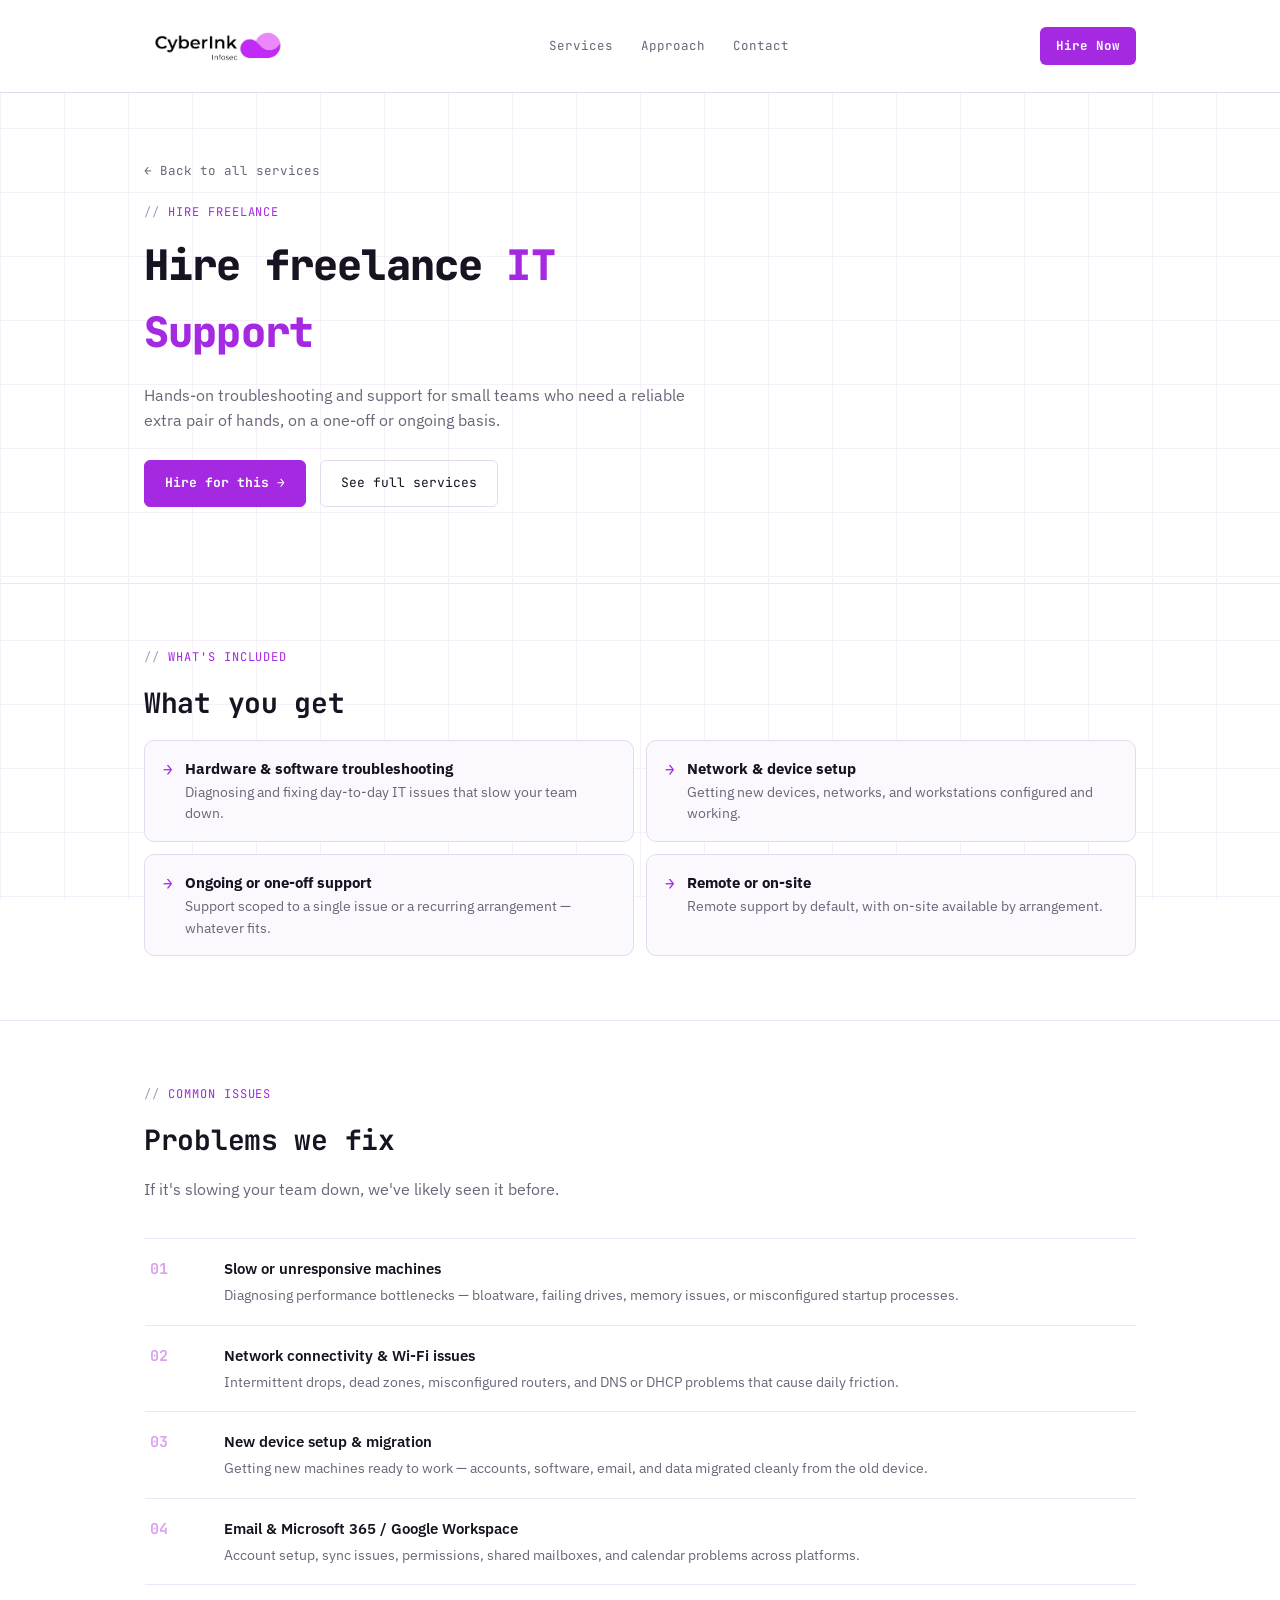
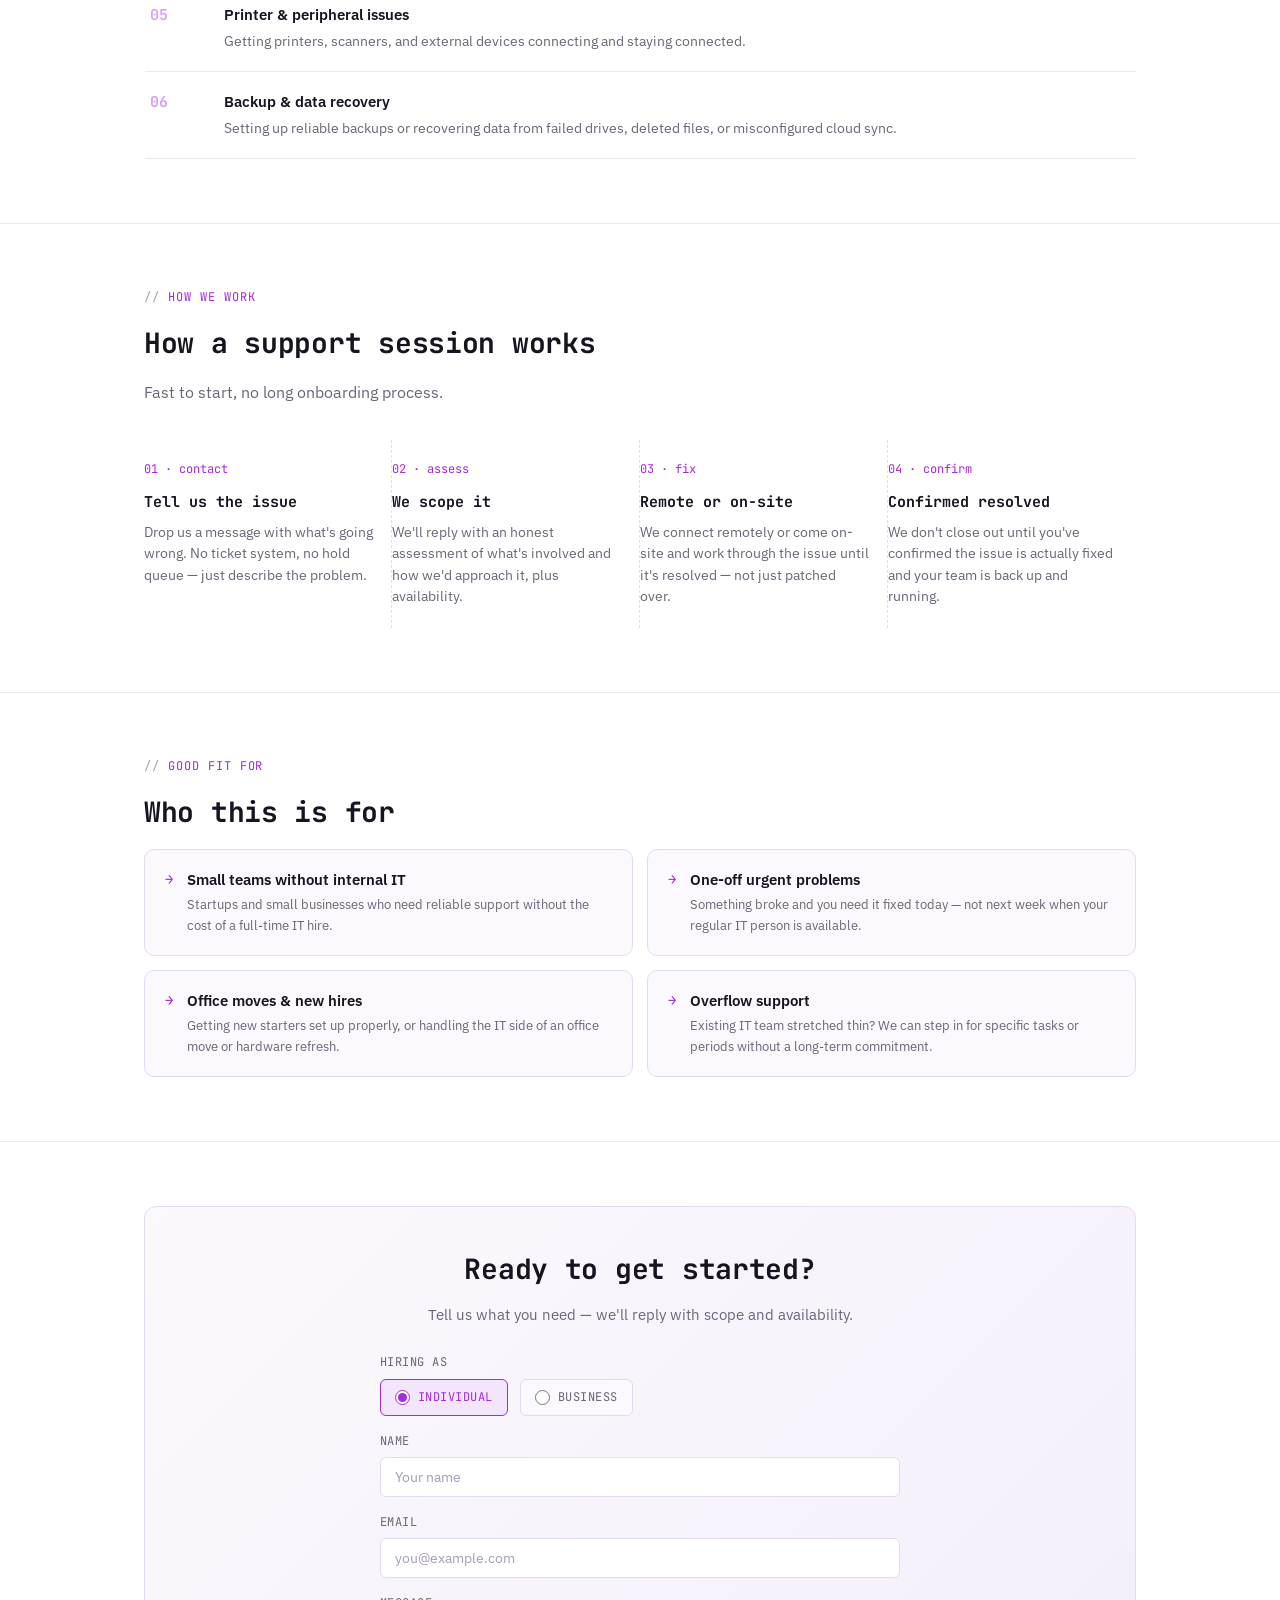
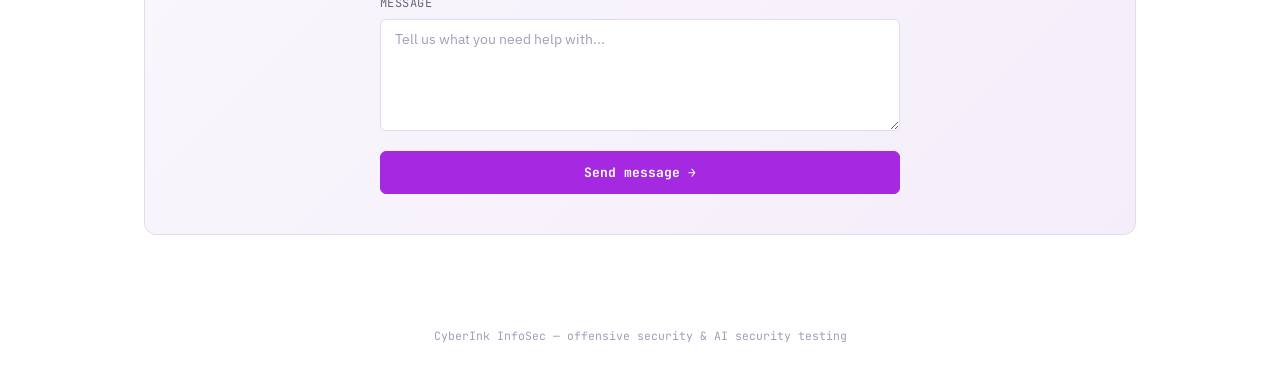
<file: hire/it-support.html>
<!DOCTYPE html>
<html lang="en">
<head>
<meta charset="UTF-8">
<meta name="viewport" content="width=device-width, initial-scale=1.0">
<title>Hire Freelance IT Support — CyberInk InfoSec</title>
<meta name="description" content="Hire a freelance IT support technician for hands-on hardware and software troubleshooting, network setup, device configuration, and ongoing or one-off support for small teams.">
<meta name="keywords" content="hire freelance IT support, IT technician for hire, remote IT support, small business IT support, hardware troubleshooting, network setup, device configuration, Microsoft 365 support, CyberInk InfoSec">
<meta name="author" content="CyberInk InfoSec">
<meta name="robots" content="index, follow">
<meta property="og:type" content="website">
<meta property="og:title" content="Hire Freelance IT Support — CyberInk InfoSec">
<meta property="og:description" content="Hands-on IT support for small teams — hardware, software, networking, and device setup on a one-off or ongoing basis.">
<meta name="twitter:card" content="summary">
<meta name="twitter:title" content="Hire Freelance IT Support — CyberInk InfoSec">
<meta name="twitter:description" content="Hands-on IT support for small teams — hardware, software, networking, and device setup on a one-off or ongoing basis.">
<script type="application/ld+json">
{
  "@context": "https://schema.org",
  "@type": "ProfessionalService",
  "name": "CyberInk InfoSec",
  "description": "Freelance IT support for small teams and businesses — hands-on troubleshooting, network and device setup, Microsoft 365 and Google Workspace support, and backup and data recovery.",
  "email": "info@cyberinkinfosec.com",
  "areaServed": "Worldwide",
  "serviceType": [
    "IT Support",
    "Hardware Troubleshooting",
    "Software Troubleshooting",
    "Network Setup",
    "Device Configuration",
    "Microsoft 365 Support",
    "Google Workspace Support",
    "Data Backup and Recovery",
    "Remote IT Support",
    "On-site IT Support"
  ],
  "offers": {
    "@type": "Offer",
    "name": "Freelance IT Support",
    "description": "One-off or ongoing IT support for small teams — remote by default, on-site available by arrangement.",
    "availability": "https://schema.org/InStock"
  }
}
</script>
<link rel="icon" type="image/png" sizes="32x32" href="../assets/favicon-32.png">
<link rel="icon" type="image/png" sizes="16x16" href="../assets/favicon-16.png">
<link rel="apple-touch-icon" sizes="180x180" href="../assets/favicon-180.png">
<link rel="preconnect" href="https://fonts.googleapis.com">
<link rel="preconnect" href="https://fonts.gstatic.com" crossorigin>
<link href="https://fonts.googleapis.com/css2?family=JetBrains+Mono:wght@400;500;700;800&family=IBM+Plex+Sans:wght@400;500;600&display=swap" rel="stylesheet">
<link rel="stylesheet" href="../assets/style.css">
</head>
<body>

<nav>
  <div class="wrap">
    <a href="../index.html"><img src="../assets/logo.png" alt="CyberInk InfoSec" class="logo-img"></a>
    <ul class="nav-links">
      <li><a href="../index.html#services">Services</a></li>
      <li><a href="../index.html#approach">Approach</a></li>
      <li><a href="../index.html#contact">Contact</a></li>
    </ul>
    <a class="nav-cta" href="#contact-form">Hire Now</a>
  </div>
</nav>

<main>
  <section class="hire-hero">
    <div class="wrap">
      <a class="back-link" href="../index.html#hire">← Back to all services</a>
      <div class="eyebrow">hire freelance</div>
      <h1><span class="rword">Hire</span> <span class="rword">freelance</span> <span class="rword accent">IT</span> <span class="rword accent">Support</span></h1>
      <p class="lede">Hands-on troubleshooting and support for small teams who need a reliable extra pair of hands, on a one-off or ongoing basis.</p>
      <div class="hero-actions">
        <a class="btn primary" href="#contact-form">Hire for this →</a>
        <a class="btn" href="../index.html#services">See full services</a>
      </div>
    </div>
  </section>

  <section class="section">
    <div class="wrap">
      <div class="eyebrow">what's included</div>
      <h2>What you get</h2>
      <div class="includes-grid">
        <div class="includes-item">
          <span class="mark">→</span>
          <p><strong>Hardware &amp; software troubleshooting</strong>Diagnosing and fixing day-to-day IT issues that slow your team down.</p>
        </div>
        <div class="includes-item">
          <span class="mark">→</span>
          <p><strong>Network &amp; device setup</strong>Getting new devices, networks, and workstations configured and working.</p>
        </div>
        <div class="includes-item">
          <span class="mark">→</span>
          <p><strong>Ongoing or one-off support</strong>Support scoped to a single issue or a recurring arrangement — whatever fits.</p>
        </div>
        <div class="includes-item">
          <span class="mark">→</span>
          <p><strong>Remote or on-site</strong>Remote support by default, with on-site available by arrangement.</p>
        </div>
      </div>
    </div>
  </section>

  <section class="section">
    <div class="wrap">
      <div class="eyebrow">common issues</div>
      <h2>Problems we fix</h2>
      <p class="section-lede">If it's slowing your team down, we've likely seen it before.</p>
      <div class="svc-list">
        <div class="svc-row">
          <span class="svc-row-num">01</span>
          <div class="svc-row-body">
            <h3>Slow or unresponsive machines</h3>
            <p>Diagnosing performance bottlenecks — bloatware, failing drives, memory issues, or misconfigured startup processes.</p>
          </div>
        </div>
        <div class="svc-row">
          <span class="svc-row-num">02</span>
          <div class="svc-row-body">
            <h3>Network connectivity &amp; Wi-Fi issues</h3>
            <p>Intermittent drops, dead zones, misconfigured routers, and DNS or DHCP problems that cause daily friction.</p>
          </div>
        </div>
        <div class="svc-row">
          <span class="svc-row-num">03</span>
          <div class="svc-row-body">
            <h3>New device setup &amp; migration</h3>
            <p>Getting new machines ready to work — accounts, software, email, and data migrated cleanly from the old device.</p>
          </div>
        </div>
        <div class="svc-row">
          <span class="svc-row-num">04</span>
          <div class="svc-row-body">
            <h3>Email &amp; Microsoft 365 / Google Workspace</h3>
            <p>Account setup, sync issues, permissions, shared mailboxes, and calendar problems across platforms.</p>
          </div>
        </div>
        <div class="svc-row">
          <span class="svc-row-num">05</span>
          <div class="svc-row-body">
            <h3>Printer &amp; peripheral issues</h3>
            <p>Getting printers, scanners, and external devices connecting and staying connected.</p>
          </div>
        </div>
        <div class="svc-row">
          <span class="svc-row-num">06</span>
          <div class="svc-row-body">
            <h3>Backup &amp; data recovery</h3>
            <p>Setting up reliable backups or recovering data from failed drives, deleted files, or misconfigured cloud sync.</p>
          </div>
        </div>
      </div>
    </div>
  </section>

  <section class="section">
    <div class="wrap">
      <div class="eyebrow">how we work</div>
      <h2>How a support session works</h2>
      <p class="section-lede">Fast to start, no long onboarding process.</p>
      <div class="flow">
        <div class="step">
          <div class="step-num">01 · contact</div>
          <h3>Tell us the issue</h3>
          <p>Drop us a message with what's going wrong. No ticket system, no hold queue — just describe the problem.</p>
        </div>
        <div class="step">
          <div class="step-num">02 · assess</div>
          <h3>We scope it</h3>
          <p>We'll reply with an honest assessment of what's involved and how we'd approach it, plus availability.</p>
        </div>
        <div class="step">
          <div class="step-num">03 · fix</div>
          <h3>Remote or on-site</h3>
          <p>We connect remotely or come on-site and work through the issue until it's resolved — not just patched over.</p>
        </div>
        <div class="step">
          <div class="step-num">04 · confirm</div>
          <h3>Confirmed resolved</h3>
          <p>We don't close out until you've confirmed the issue is actually fixed and your team is back up and running.</p>
        </div>
      </div>
    </div>
  </section>

  <section class="section">
    <div class="wrap">
      <div class="eyebrow">good fit for</div>
      <h2>Who this is for</h2>
      <div class="why-grid">
        <div class="why-card">
          <span class="why-mark">→</span>
          <div>
            <h3>Small teams without internal IT</h3>
            <p>Startups and small businesses who need reliable support without the cost of a full-time IT hire.</p>
          </div>
        </div>
        <div class="why-card">
          <span class="why-mark">→</span>
          <div>
            <h3>One-off urgent problems</h3>
            <p>Something broke and you need it fixed today — not next week when your regular IT person is available.</p>
          </div>
        </div>
        <div class="why-card">
          <span class="why-mark">→</span>
          <div>
            <h3>Office moves &amp; new hires</h3>
            <p>Getting new starters set up properly, or handling the IT side of an office move or hardware refresh.</p>
          </div>
        </div>
        <div class="why-card">
          <span class="why-mark">→</span>
          <div>
            <h3>Overflow support</h3>
            <p>Existing IT team stretched thin? We can step in for specific tasks or periods without a long-term commitment.</p>
          </div>
        </div>
      </div>
    </div>
  </section>

  <section class="section" id="contact-form">
    <div class="wrap">
      <div class="contact-box">
        <h2>Ready to get started?</h2>
        <p>Tell us what you need — we'll reply with scope and availability.</p>
        <form id="hire-form-it" class="hire-form" novalidate>
          <input type="hidden" name="access_key" value="b2681a29-49a5-4c8f-a08d-284cd5d0bdc1">
          <input type="hidden" name="subject" value="Hire Request - IT Support">
          <div class="form-group">
            <label>Hiring as</label>
            <div class="radio-group">
              <label class="radio-option">
                <input type="radio" name="hiring_as" value="Individual" checked onchange="toggleCompany(this)">
                <span>Individual</span>
              </label>
              <label class="radio-option">
                <input type="radio" name="hiring_as" value="Business" onchange="toggleCompany(this)">
                <span>Business</span>
              </label>
            </div>
          </div>
          <div class="form-group" id="company-field-it" style="display:none;">
            <label for="company-it">Company name</label>
            <input type="text" id="company-it" name="company" placeholder="Your company name">
          </div>
          <div class="form-group">
            <label for="name-it">Name</label>
            <input type="text" id="name-it" name="name" placeholder="Your name" required>
          </div>
          <div class="form-group">
            <label for="email-it">Email</label>
            <input type="email" id="email-it" name="email" placeholder="you@example.com" required>
          </div>
          <div class="form-group">
            <label for="message-it">Message</label>
            <textarea id="message-it" name="message" rows="5" placeholder="Tell us what you need help with..." required></textarea>
          </div>
          <button type="submit" class="btn primary" id="submit-it">Send message →</button>
        </form>
        <script>
          function toggleCompany(radio) {
            var field = document.getElementById('company-field-it');
            var input = document.getElementById('company-it');
            if (radio.value === 'Business') {
              field.style.display = 'flex';
              input.required = true;
            } else {
              field.style.display = 'none';
              input.required = false;
              input.value = '';
            }
          }
          document.getElementById('hire-form-it').addEventListener('submit', function(e) {
            e.preventDefault();
            var btn = document.getElementById('submit-it');
            btn.textContent = 'Sending…';
            btn.disabled = true;
            fetch('https://api.web3forms.com/submit', {
              method: 'POST',
              body: new FormData(this)
            })
            .then(function(res) { return res.json(); })
            .then(function(json) {
              if (json.success) {
                window.location.href = '../thankyou.html';
              } else {
                throw new Error('failed');
              }
            })
            .catch(function() {
              btn.textContent = 'Send message →';
              btn.disabled = false;
              window.location.href = 'mailto:info@cyberinkinfosec.com?subject=Hire%20Request%20-%20IT%20Support';
            });
          });
        </script>
      </div>
    </div>
  </section>
</main>

<footer>
  <div class="wrap">CyberInk InfoSec — offensive security &amp; AI security testing</div>
</footer>

<script>
  document.querySelectorAll('.rword').forEach((el, i) => {
    el.style.animationDelay = (i * 0.07) + 's';
  });
</script>
</body>
</html>
</file>
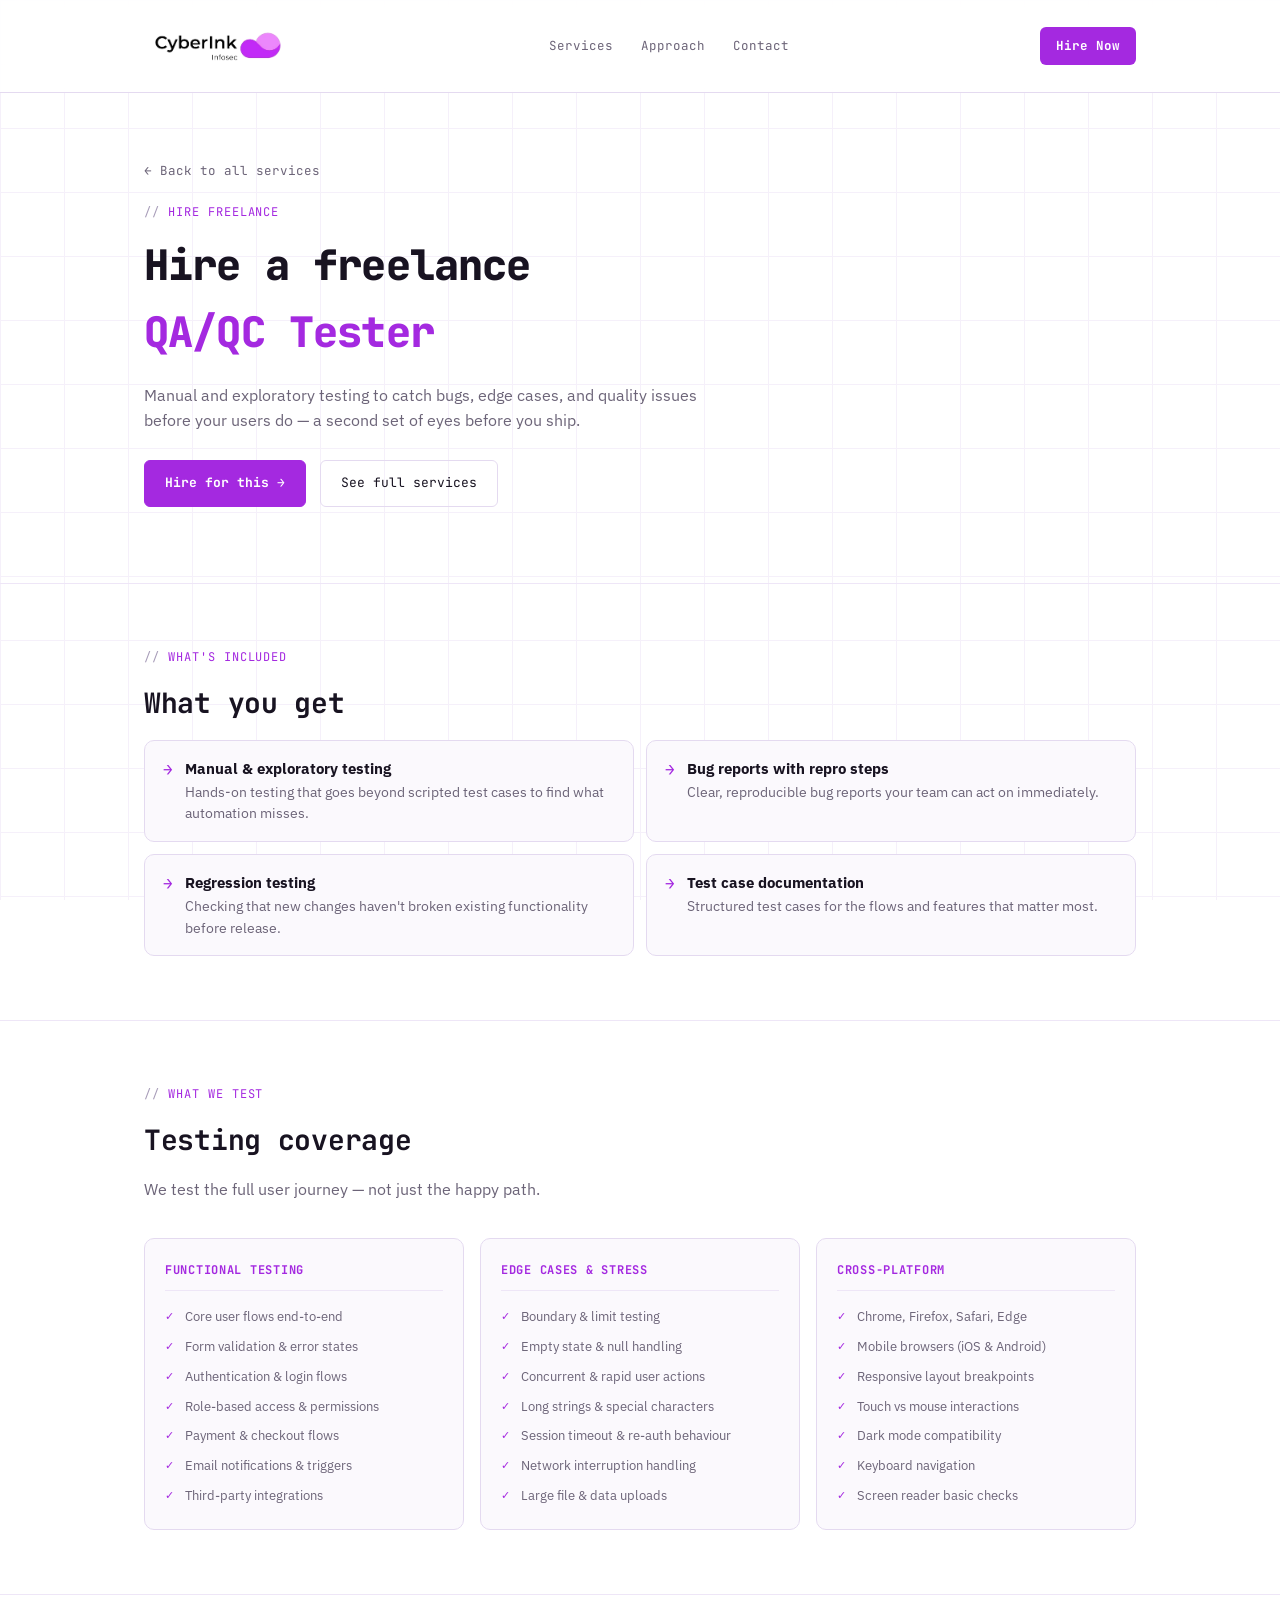
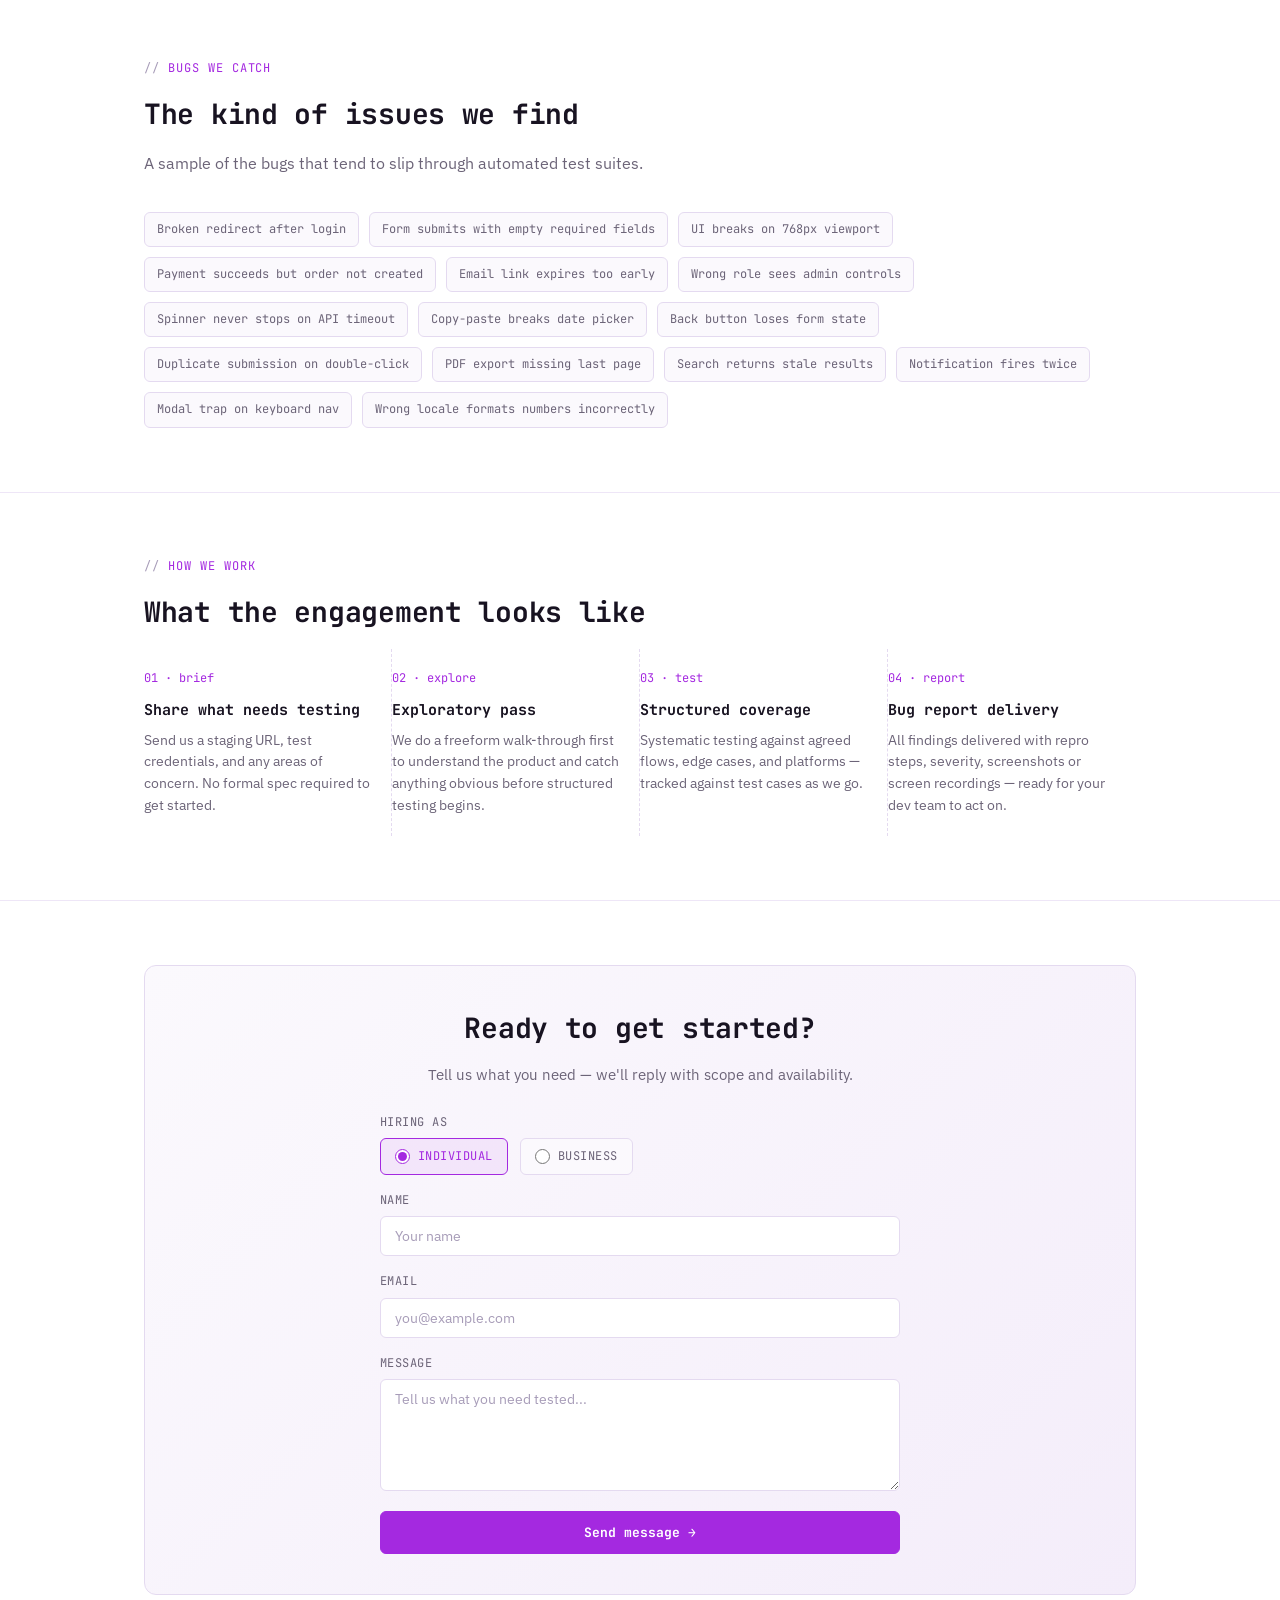
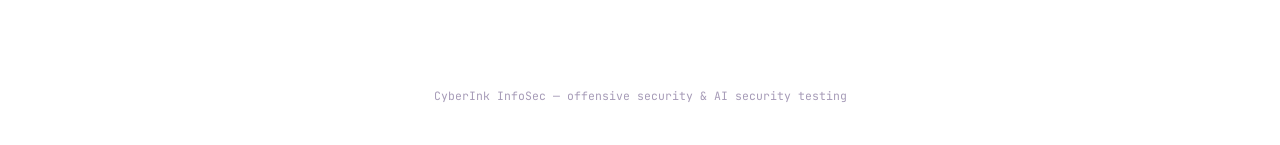
<file: hire/qa-qc-testing.html>
<!DOCTYPE html>
<html lang="en">
<head>
<meta charset="UTF-8">
<meta name="viewport" content="width=device-width, initial-scale=1.0">
<title>Hire Freelance QA/QC Testing — CyberInk InfoSec</title>
<meta name="description" content="Hire a freelance QA/QC tester for manual and exploratory testing, bug reports with repro steps, regression testing, and cross-browser and cross-platform coverage before you ship.">
<meta name="keywords" content="hire freelance QA tester, freelance QC testing, manual testing, exploratory testing, regression testing, bug reporting, cross-browser testing, mobile testing, test case documentation, CyberInk InfoSec">
<meta name="author" content="CyberInk InfoSec">
<meta name="robots" content="index, follow">
<meta property="og:type" content="website">
<meta property="og:title" content="Hire Freelance QA/QC Tester — CyberInk InfoSec">
<meta property="og:description" content="Manual and exploratory QA testing to catch bugs and quality issues before your users do — a second set of eyes before you ship.">
<meta name="twitter:card" content="summary">
<meta name="twitter:title" content="Hire Freelance QA/QC Tester — CyberInk InfoSec">
<meta name="twitter:description" content="Manual and exploratory QA testing to catch bugs and quality issues before your users do — a second set of eyes before you ship.">
<script type="application/ld+json">
{
  "@context": "https://schema.org",
  "@type": "ProfessionalService",
  "name": "CyberInk InfoSec",
  "description": "Freelance QA/QC testing — manual and exploratory testing, regression testing, bug reports with repro steps, test case documentation, and cross-browser and cross-platform coverage.",
  "email": "info@cyberinkinfosec.com",
  "areaServed": "Worldwide",
  "serviceType": [
    "QA Testing",
    "QC Testing",
    "Manual Testing",
    "Exploratory Testing",
    "Regression Testing",
    "Bug Reporting",
    "Cross-browser Testing",
    "Mobile Testing",
    "Test Case Documentation",
    "Pre-release Testing"
  ],
  "offers": {
    "@type": "Offer",
    "name": "Freelance QA/QC Testing",
    "description": "Structured manual testing engagement for a defined feature set or release — delivered with bug reports, repro steps, and test case documentation.",
    "availability": "https://schema.org/InStock"
  }
}
</script>
<link rel="icon" type="image/png" sizes="32x32" href="../assets/favicon-32.png">
<link rel="icon" type="image/png" sizes="16x16" href="../assets/favicon-16.png">
<link rel="apple-touch-icon" sizes="180x180" href="../assets/favicon-180.png">
<link rel="preconnect" href="https://fonts.googleapis.com">
<link rel="preconnect" href="https://fonts.gstatic.com" crossorigin>
<link href="https://fonts.googleapis.com/css2?family=JetBrains+Mono:wght@400;500;700;800&family=IBM+Plex+Sans:wght@400;500;600&display=swap" rel="stylesheet">
<link rel="stylesheet" href="../assets/style.css">
</head>
<body>

<nav>
  <div class="wrap">
    <a href="../index.html"><img src="../assets/logo.png" alt="CyberInk InfoSec" class="logo-img"></a>
    <ul class="nav-links">
      <li><a href="../index.html#services">Services</a></li>
      <li><a href="../index.html#approach">Approach</a></li>
      <li><a href="../index.html#contact">Contact</a></li>
    </ul>
    <a class="nav-cta" href="#contact-form">Hire Now</a>
  </div>
</nav>

<main>
  <section class="hire-hero">
    <div class="wrap">
      <a class="back-link" href="../index.html#hire">← Back to all services</a>
      <div class="eyebrow">hire freelance</div>
      <h1><span class="rword">Hire</span> <span class="rword">a</span> <span class="rword">freelance</span> <span class="rword accent">QA/QC</span> <span class="rword accent">Tester</span></h1>
      <p class="lede">Manual and exploratory testing to catch bugs, edge cases, and quality issues before your users do — a second set of eyes before you ship.</p>
      <div class="hero-actions">
        <a class="btn primary" href="#contact-form">Hire for this →</a>
        <a class="btn" href="../index.html#services">See full services</a>
      </div>
    </div>
  </section>

  <section class="section">
    <div class="wrap">
      <div class="eyebrow">what's included</div>
      <h2>What you get</h2>
      <div class="includes-grid">
        <div class="includes-item">
          <span class="mark">→</span>
          <p><strong>Manual &amp; exploratory testing</strong>Hands-on testing that goes beyond scripted test cases to find what automation misses.</p>
        </div>
        <div class="includes-item">
          <span class="mark">→</span>
          <p><strong>Bug reports with repro steps</strong>Clear, reproducible bug reports your team can act on immediately.</p>
        </div>
        <div class="includes-item">
          <span class="mark">→</span>
          <p><strong>Regression testing</strong>Checking that new changes haven't broken existing functionality before release.</p>
        </div>
        <div class="includes-item">
          <span class="mark">→</span>
          <p><strong>Test case documentation</strong>Structured test cases for the flows and features that matter most.</p>
        </div>
      </div>
    </div>
  </section>

  <section class="section">
    <div class="wrap">
      <div class="eyebrow">what we test</div>
      <h2>Testing coverage</h2>
      <p class="section-lede">We test the full user journey — not just the happy path.</p>
      <div class="checklist-grid">
        <div class="checklist-col">
          <div class="checklist-head">Functional testing</div>
          <ul class="checklist">
            <li>Core user flows end-to-end</li>
            <li>Form validation &amp; error states</li>
            <li>Authentication &amp; login flows</li>
            <li>Role-based access &amp; permissions</li>
            <li>Payment &amp; checkout flows</li>
            <li>Email notifications &amp; triggers</li>
            <li>Third-party integrations</li>
          </ul>
        </div>
        <div class="checklist-col">
          <div class="checklist-head">Edge cases &amp; stress</div>
          <ul class="checklist">
            <li>Boundary &amp; limit testing</li>
            <li>Empty state &amp; null handling</li>
            <li>Concurrent &amp; rapid user actions</li>
            <li>Long strings &amp; special characters</li>
            <li>Session timeout &amp; re-auth behaviour</li>
            <li>Network interruption handling</li>
            <li>Large file &amp; data uploads</li>
          </ul>
        </div>
        <div class="checklist-col">
          <div class="checklist-head">Cross-platform</div>
          <ul class="checklist">
            <li>Chrome, Firefox, Safari, Edge</li>
            <li>Mobile browsers (iOS &amp; Android)</li>
            <li>Responsive layout breakpoints</li>
            <li>Touch vs mouse interactions</li>
            <li>Dark mode compatibility</li>
            <li>Keyboard navigation</li>
            <li>Screen reader basic checks</li>
          </ul>
        </div>
      </div>
    </div>
  </section>

  <section class="section">
    <div class="wrap">
      <div class="eyebrow">bugs we catch</div>
      <h2>The kind of issues we find</h2>
      <p class="section-lede">A sample of the bugs that tend to slip through automated test suites.</p>
      <div class="bug-tags">
        <span class="bug-tag">Broken redirect after login</span>
        <span class="bug-tag">Form submits with empty required fields</span>
        <span class="bug-tag">UI breaks on 768px viewport</span>
        <span class="bug-tag">Payment succeeds but order not created</span>
        <span class="bug-tag">Email link expires too early</span>
        <span class="bug-tag">Wrong role sees admin controls</span>
        <span class="bug-tag">Spinner never stops on API timeout</span>
        <span class="bug-tag">Copy-paste breaks date picker</span>
        <span class="bug-tag">Back button loses form state</span>
        <span class="bug-tag">Duplicate submission on double-click</span>
        <span class="bug-tag">PDF export missing last page</span>
        <span class="bug-tag">Search returns stale results</span>
        <span class="bug-tag">Notification fires twice</span>
        <span class="bug-tag">Modal trap on keyboard nav</span>
        <span class="bug-tag">Wrong locale formats numbers incorrectly</span>
      </div>
    </div>
  </section>

  <section class="section">
    <div class="wrap">
      <div class="eyebrow">how we work</div>
      <h2>What the engagement looks like</h2>
      <div class="flow">
        <div class="step">
          <div class="step-num">01 · brief</div>
          <h3>Share what needs testing</h3>
          <p>Send us a staging URL, test credentials, and any areas of concern. No formal spec required to get started.</p>
        </div>
        <div class="step">
          <div class="step-num">02 · explore</div>
          <h3>Exploratory pass</h3>
          <p>We do a freeform walk-through first to understand the product and catch anything obvious before structured testing begins.</p>
        </div>
        <div class="step">
          <div class="step-num">03 · test</div>
          <h3>Structured coverage</h3>
          <p>Systematic testing against agreed flows, edge cases, and platforms — tracked against test cases as we go.</p>
        </div>
        <div class="step">
          <div class="step-num">04 · report</div>
          <h3>Bug report delivery</h3>
          <p>All findings delivered with repro steps, severity, screenshots or screen recordings — ready for your dev team to act on.</p>
        </div>
      </div>
    </div>
  </section>

  <section class="section" id="contact-form">
    <div class="wrap">
      <div class="contact-box">
        <h2>Ready to get started?</h2>
        <p>Tell us what you need — we'll reply with scope and availability.</p>
        <form id="hire-form-qa" class="hire-form" novalidate>
          <input type="hidden" name="access_key" value="b2681a29-49a5-4c8f-a08d-284cd5d0bdc1">
          <input type="hidden" name="subject" value="Hire Request - QA/QC Testing">
          <div class="form-group">
            <label>Hiring as</label>
            <div class="radio-group">
              <label class="radio-option">
                <input type="radio" name="hiring_as" value="Individual" checked onchange="toggleCompany(this)">
                <span>Individual</span>
              </label>
              <label class="radio-option">
                <input type="radio" name="hiring_as" value="Business" onchange="toggleCompany(this)">
                <span>Business</span>
              </label>
            </div>
          </div>
          <div class="form-group" id="company-field-qa" style="display:none;">
            <label for="company-qa">Company name</label>
            <input type="text" id="company-qa" name="company" placeholder="Your company name">
          </div>
          <div class="form-group">
            <label for="name-qa">Name</label>
            <input type="text" id="name-qa" name="name" placeholder="Your name" required>
          </div>
          <div class="form-group">
            <label for="email-qa">Email</label>
            <input type="email" id="email-qa" name="email" placeholder="you@example.com" required>
          </div>
          <div class="form-group">
            <label for="message-qa">Message</label>
            <textarea id="message-qa" name="message" rows="5" placeholder="Tell us what you need tested..." required></textarea>
          </div>
          <button type="submit" class="btn primary" id="submit-qa">Send message →</button>
        </form>
        <script>
          function toggleCompany(radio) {
            var field = document.getElementById('company-field-qa');
            var input = document.getElementById('company-qa');
            if (radio.value === 'Business') {
              field.style.display = 'flex';
              input.required = true;
            } else {
              field.style.display = 'none';
              input.required = false;
              input.value = '';
            }
          }
          document.getElementById('hire-form-qa').addEventListener('submit', function(e) {
            e.preventDefault();
            var btn = document.getElementById('submit-qa');
            btn.textContent = 'Sending…';
            btn.disabled = true;
            fetch('https://api.web3forms.com/submit', {
              method: 'POST',
              body: new FormData(this)
            })
            .then(function(res) { return res.json(); })
            .then(function(json) {
              if (json.success) {
                window.location.href = '../thankyou.html';
              } else {
                throw new Error('failed');
              }
            })
            .catch(function() {
              btn.textContent = 'Send message →';
              btn.disabled = false;
              window.location.href = 'mailto:info@cyberinkinfosec.com?subject=Hire%20Request%20-%20QA%2FQC%20Testing';
            });
          });
        </script>
      </div>
    </div>
  </section>
</main>

<footer>
  <div class="wrap">CyberInk InfoSec — offensive security &amp; AI security testing</div>
</footer>

<script>
  document.querySelectorAll('.rword').forEach((el, i) => {
    el.style.animationDelay = (i * 0.07) + 's';
  });
</script>
</body>
</html>
</file>
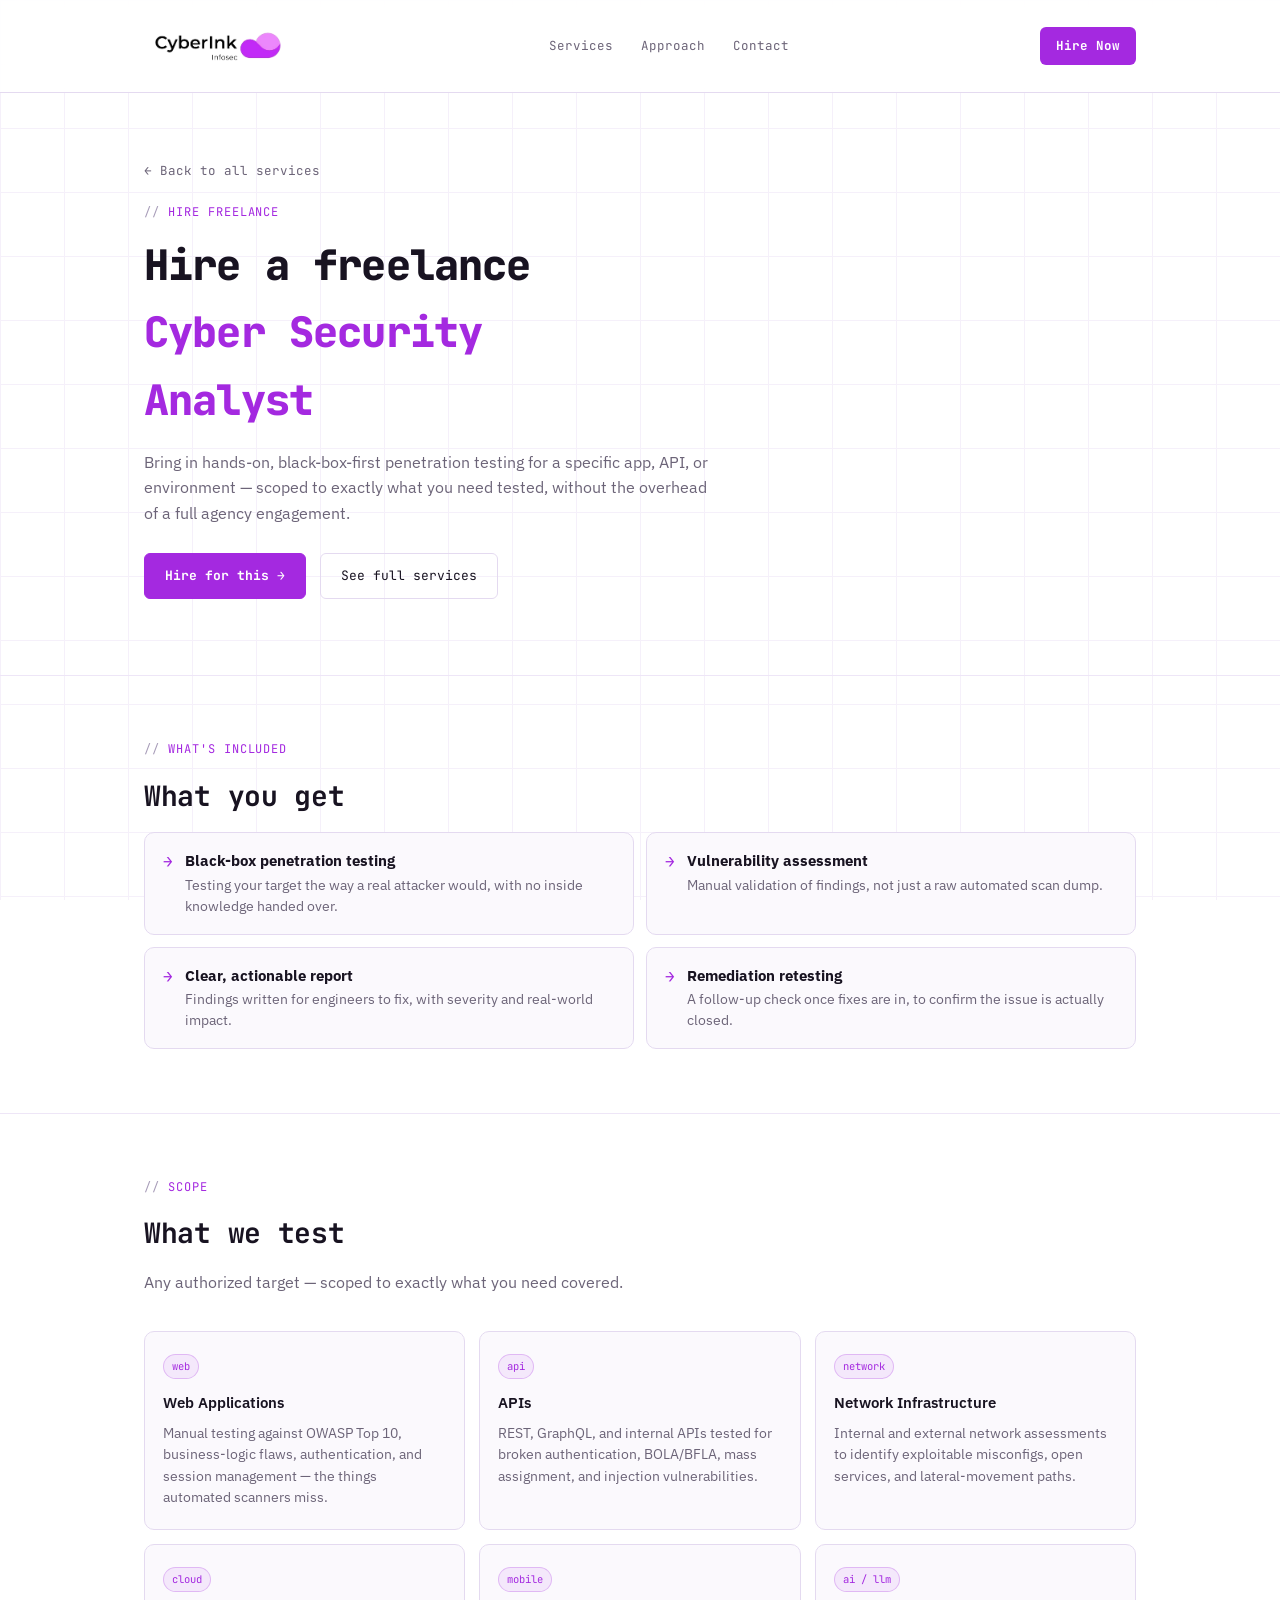
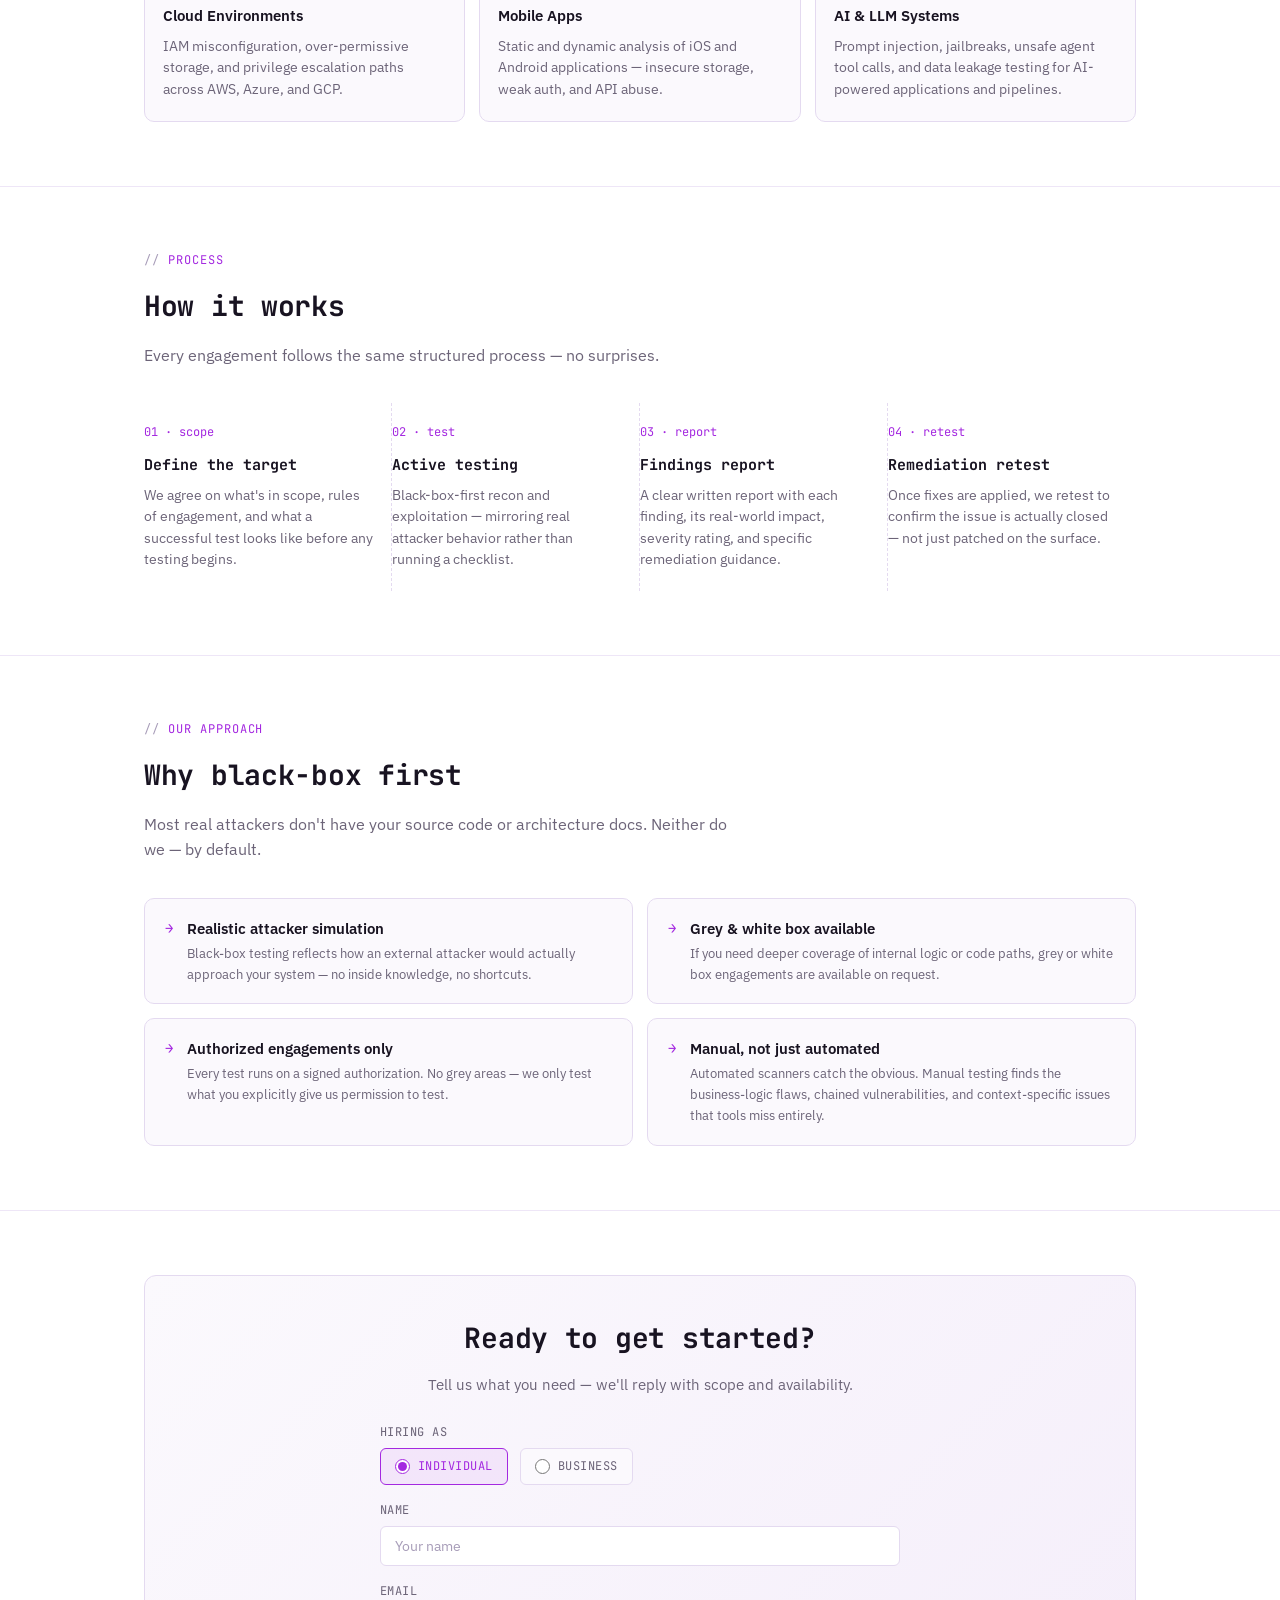
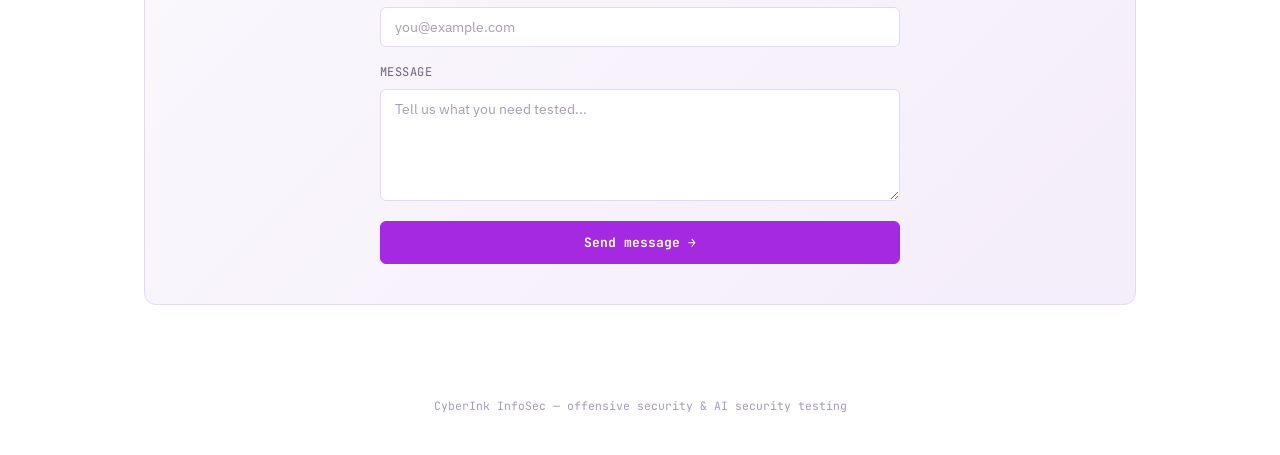
<file: hire/security-testing.html>
<!DOCTYPE html>
<html lang="en">
<head>
<meta charset="UTF-8">
<meta name="viewport" content="width=device-width, initial-scale=1.0">
<title>Hire Freelance Security Testing — CyberInk InfoSec</title>
<meta name="description" content="Hire a freelance cyber security analyst for black-box penetration testing, vulnerability assessment, and remediation retesting — scoped to your app, API, network, or cloud environment.">
<meta name="keywords" content="hire freelance penetration tester, freelance cyber security analyst, black box pentesting, web application pentesting, API pentesting, network pentesting, cloud security testing, vulnerability assessment, CyberInk InfoSec">
<meta name="author" content="CyberInk InfoSec">
<meta name="robots" content="index, follow">
<meta property="og:type" content="website">
<meta property="og:title" content="Hire Freelance Cyber Security Analyst — CyberInk InfoSec">
<meta property="og:description" content="Hands-on, black-box-first penetration testing for a specific app, API, or environment — scoped to exactly what you need tested.">
<meta name="twitter:card" content="summary">
<meta name="twitter:title" content="Hire Freelance Cyber Security Analyst — CyberInk InfoSec">
<meta name="twitter:description" content="Hands-on, black-box-first penetration testing for a specific app, API, or environment — scoped to exactly what you need tested.">
<script type="application/ld+json">
{
  "@context": "https://schema.org",
  "@type": "ProfessionalService",
  "name": "CyberInk InfoSec",
  "description": "Freelance cyber security analyst for hire — black-box penetration testing, vulnerability assessment, and remediation retesting across web, API, network, mobile, and cloud environments.",
  "email": "info@cyberinkinfosec.com",
  "areaServed": "Worldwide",
  "serviceType": [
    "Penetration Testing",
    "Web Application Pentesting",
    "API Pentesting",
    "Mobile Pentesting",
    "Network Pentesting",
    "Cloud Security Testing",
    "Vulnerability Assessment",
    "Remediation Retesting",
    "Black Box Security Testing"
  ],
  "offers": {
    "@type": "Offer",
    "name": "Freelance Security Testing",
    "description": "Scoped penetration testing engagement for a defined target — app, API, network, or cloud — with a full findings report and remediation retest.",
    "availability": "https://schema.org/InStock"
  }
}
</script>
<link rel="icon" type="image/png" sizes="32x32" href="../assets/favicon-32.png">
<link rel="icon" type="image/png" sizes="16x16" href="../assets/favicon-16.png">
<link rel="apple-touch-icon" sizes="180x180" href="../assets/favicon-180.png">
<link rel="preconnect" href="https://fonts.googleapis.com">
<link rel="preconnect" href="https://fonts.gstatic.com" crossorigin>
<link href="https://fonts.googleapis.com/css2?family=JetBrains+Mono:wght@400;500;700;800&family=IBM+Plex+Sans:wght@400;500;600&display=swap" rel="stylesheet">
<link rel="stylesheet" href="../assets/style.css">
</head>
<body>

<nav>
  <div class="wrap">
    <a href="../index.html"><img src="../assets/logo.png" alt="CyberInk InfoSec" class="logo-img"></a>
    <ul class="nav-links">
      <li><a href="../index.html#services">Services</a></li>
      <li><a href="../index.html#approach">Approach</a></li>
      <li><a href="../index.html#contact">Contact</a></li>
    </ul>
    <a class="nav-cta" href="#contact-form">Hire Now</a>
  </div>
</nav>

<main>
  <section class="hire-hero">
    <div class="wrap">
      <a class="back-link" href="../index.html#hire">← Back to all services</a>
      <div class="eyebrow">hire freelance</div>
      <h1><span class="rword">Hire</span> <span class="rword">a</span> <span class="rword">freelance</span> <span class="rword accent">Cyber</span> <span class="rword accent">Security</span> <span class="rword accent">Analyst</span></h1>
      <p class="lede">Bring in hands-on, black-box-first penetration testing for a specific app, API, or environment — scoped to exactly what you need tested, without the overhead of a full agency engagement.</p>
      <div class="hero-actions">
        <a class="btn primary" href="#contact-form">Hire for this →</a>
        <a class="btn" href="../index.html#services">See full services</a>
      </div>
    </div>
  </section>

  <section class="section">
    <div class="wrap">
      <div class="eyebrow">what's included</div>
      <h2>What you get</h2>
      <div class="includes-grid">
        <div class="includes-item">
          <span class="mark">→</span>
          <p><strong>Black-box penetration testing</strong>Testing your target the way a real attacker would, with no inside knowledge handed over.</p>
        </div>
        <div class="includes-item">
          <span class="mark">→</span>
          <p><strong>Vulnerability assessment</strong>Manual validation of findings, not just a raw automated scan dump.</p>
        </div>
        <div class="includes-item">
          <span class="mark">→</span>
          <p><strong>Clear, actionable report</strong>Findings written for engineers to fix, with severity and real-world impact.</p>
        </div>
        <div class="includes-item">
          <span class="mark">→</span>
          <p><strong>Remediation retesting</strong>A follow-up check once fixes are in, to confirm the issue is actually closed.</p>
        </div>
      </div>
    </div>
  </section>

  <section class="section">
    <div class="wrap">
      <div class="eyebrow">scope</div>
      <h2>What we test</h2>
      <p class="section-lede">Any authorized target — scoped to exactly what you need covered.</p>
      <div class="svc-grid">
        <div class="svc-card">
          <div class="svc-tag">web</div>
          <h3>Web Applications</h3>
          <p>Manual testing against OWASP Top 10, business-logic flaws, authentication, and session management — the things automated scanners miss.</p>
        </div>
        <div class="svc-card">
          <div class="svc-tag">api</div>
          <h3>APIs</h3>
          <p>REST, GraphQL, and internal APIs tested for broken authentication, BOLA/BFLA, mass assignment, and injection vulnerabilities.</p>
        </div>
        <div class="svc-card">
          <div class="svc-tag">network</div>
          <h3>Network Infrastructure</h3>
          <p>Internal and external network assessments to identify exploitable misconfigs, open services, and lateral-movement paths.</p>
        </div>
        <div class="svc-card">
          <div class="svc-tag">cloud</div>
          <h3>Cloud Environments</h3>
          <p>IAM misconfiguration, over-permissive storage, and privilege escalation paths across AWS, Azure, and GCP.</p>
        </div>
        <div class="svc-card">
          <div class="svc-tag">mobile</div>
          <h3>Mobile Apps</h3>
          <p>Static and dynamic analysis of iOS and Android applications — insecure storage, weak auth, and API abuse.</p>
        </div>
        <div class="svc-card">
          <div class="svc-tag">ai / llm</div>
          <h3>AI &amp; LLM Systems</h3>
          <p>Prompt injection, jailbreaks, unsafe agent tool calls, and data leakage testing for AI-powered applications and pipelines.</p>
        </div>
      </div>
    </div>
  </section>

  <section class="section">
    <div class="wrap">
      <div class="eyebrow">process</div>
      <h2>How it works</h2>
      <p class="section-lede">Every engagement follows the same structured process — no surprises.</p>
      <div class="flow">
        <div class="step">
          <div class="step-num">01 · scope</div>
          <h3>Define the target</h3>
          <p>We agree on what's in scope, rules of engagement, and what a successful test looks like before any testing begins.</p>
        </div>
        <div class="step">
          <div class="step-num">02 · test</div>
          <h3>Active testing</h3>
          <p>Black-box-first recon and exploitation — mirroring real attacker behavior rather than running a checklist.</p>
        </div>
        <div class="step">
          <div class="step-num">03 · report</div>
          <h3>Findings report</h3>
          <p>A clear written report with each finding, its real-world impact, severity rating, and specific remediation guidance.</p>
        </div>
        <div class="step">
          <div class="step-num">04 · retest</div>
          <h3>Remediation retest</h3>
          <p>Once fixes are applied, we retest to confirm the issue is actually closed — not just patched on the surface.</p>
        </div>
      </div>
    </div>
  </section>

  <section class="section">
    <div class="wrap">
      <div class="eyebrow">our approach</div>
      <h2>Why black-box first</h2>
      <p class="section-lede">Most real attackers don't have your source code or architecture docs. Neither do we — by default.</p>
      <div class="why-grid">
        <div class="why-card">
          <span class="why-mark">→</span>
          <div>
            <h3>Realistic attacker simulation</h3>
            <p>Black-box testing reflects how an external attacker would actually approach your system — no inside knowledge, no shortcuts.</p>
          </div>
        </div>
        <div class="why-card">
          <span class="why-mark">→</span>
          <div>
            <h3>Grey &amp; white box available</h3>
            <p>If you need deeper coverage of internal logic or code paths, grey or white box engagements are available on request.</p>
          </div>
        </div>
        <div class="why-card">
          <span class="why-mark">→</span>
          <div>
            <h3>Authorized engagements only</h3>
            <p>Every test runs on a signed authorization. No grey areas — we only test what you explicitly give us permission to test.</p>
          </div>
        </div>
        <div class="why-card">
          <span class="why-mark">→</span>
          <div>
            <h3>Manual, not just automated</h3>
            <p>Automated scanners catch the obvious. Manual testing finds the business-logic flaws, chained vulnerabilities, and context-specific issues that tools miss entirely.</p>
          </div>
        </div>
      </div>
    </div>
  </section>

  <section class="section" id="contact-form">
    <div class="wrap">
      <div class="contact-box">
        <h2>Ready to get started?</h2>
        <p>Tell us what you need — we'll reply with scope and availability.</p>
        <form id="hire-form-st" class="hire-form" novalidate>
          <input type="hidden" name="access_key" value="b2681a29-49a5-4c8f-a08d-284cd5d0bdc1">
          <input type="hidden" name="subject" value="Hire Request - Security Testing">
          <div class="form-group">
            <label>Hiring as</label>
            <div class="radio-group">
              <label class="radio-option">
                <input type="radio" name="hiring_as" value="Individual" checked onchange="toggleCompany(this)">
                <span>Individual</span>
              </label>
              <label class="radio-option">
                <input type="radio" name="hiring_as" value="Business" onchange="toggleCompany(this)">
                <span>Business</span>
              </label>
            </div>
          </div>
          <div class="form-group" id="company-field-st" style="display:none;">
            <label for="company-st">Company name</label>
            <input type="text" id="company-st" name="company" placeholder="Your company name">
          </div>
          <div class="form-group">
            <label for="name-st">Name</label>
            <input type="text" id="name-st" name="name" placeholder="Your name" required>
          </div>
          <div class="form-group">
            <label for="email-st">Email</label>
            <input type="email" id="email-st" name="email" placeholder="you@example.com" required>
          </div>
          <div class="form-group">
            <label for="message-st">Message</label>
            <textarea id="message-st" name="message" rows="5" placeholder="Tell us what you need tested..." required></textarea>
          </div>
          <button type="submit" class="btn primary" id="submit-st">Send message →</button>
        </form>
        <script>
          function toggleCompany(radio) {
            var field = document.getElementById('company-field-st');
            var input = document.getElementById('company-st');
            if (radio.value === 'Business') {
              field.style.display = 'flex';
              input.required = true;
            } else {
              field.style.display = 'none';
              input.required = false;
              input.value = '';
            }
          }
          document.getElementById('hire-form-st').addEventListener('submit', function(e) {
            e.preventDefault();
            var btn = document.getElementById('submit-st');
            btn.textContent = 'Sending…';
            btn.disabled = true;
            fetch('https://api.web3forms.com/submit', {
              method: 'POST',
              body: new FormData(this)
            })
            .then(function(res) { return res.json(); })
            .then(function(json) {
              if (json.success) {
                window.location.href = '../thankyou.html';
              } else {
                throw new Error('failed');
              }
            })
            .catch(function() {
              btn.textContent = 'Send message →';
              btn.disabled = false;
              window.location.href = 'mailto:info@cyberinkinfosec.com?subject=Hire%20Request%20-%20Security%20Testing';
            });
          });
        </script>
      </div>
    </div>
  </section>
</main>

<footer>
  <div class="wrap">CyberInk InfoSec — offensive security &amp; AI security testing</div>
</footer>

<script>
  document.querySelectorAll('.rword').forEach((el, i) => {
    el.style.animationDelay = (i * 0.07) + 's';
  });
</script>
</body>
</html>
</file>
<file: assets/style.css>
:root{
    --bg:#FFFFFF;
    --surface:#FBF9FD;
    --surface-2:#F4EDFA;
    --border:#E4DAF0;
    --border-soft:#EEE6F7;
    --text:#181321;
    --text-muted:#6C6478;
    --text-dim:#A79CB8;
    --accent:#A429E0;
    --accent-2:#D9A3F0;
    --accent-soft:rgba(164,41,224,0.08);
    --mono:'JetBrains Mono', ui-monospace, monospace;
    --body:'IBM Plex Sans', system-ui, sans-serif;
  }

  *{margin:0;padding:0;box-sizing:border-box;}
  html{scroll-behavior:smooth;}

  body{
    background:var(--bg);
    color:var(--text);
    font-family:var(--body);
    line-height:1.6;
    -webkit-font-smoothing:antialiased;
  }

  body::before{
    content:"";
    position:fixed;
    inset:0;
    background-image:
      linear-gradient(var(--border-soft) 1px, transparent 1px),
      linear-gradient(90deg, var(--border-soft) 1px, transparent 1px);
    background-size:64px 64px;
    opacity:0.6;
    pointer-events:none;
    z-index:0;
  }

  a{color:inherit;}
  :focus-visible{outline:2px solid var(--accent);outline-offset:3px;}

  .wrap{
    max-width:1040px;
    margin:0 auto;
    padding:0 24px;
    position:relative;
    z-index:1;
  }

  /* ===== NAV ===== */
  nav{
    position:sticky;
    top:0;
    z-index:10;
    background:rgba(255,255,255,0.85);
    backdrop-filter:blur(10px);
    border-bottom:1px solid var(--border);
  }
  nav .wrap{
    display:flex;
    align-items:center;
    justify-content:space-between;
    padding-top:14px;
    padding-bottom:14px;
  }
  .logo-img{height:64px;width:auto;display:block;}
  .nav-links{
    display:flex;
    gap:28px;
    list-style:none;
    font-family:var(--mono);
    font-size:12.5px;
    color:var(--text-muted);
    overflow-x:auto;
    white-space:nowrap;
    scrollbar-width:none;
  }
  .nav-links::-webkit-scrollbar{display:none;}
  .nav-links a{text-decoration:none;transition:color .15s ease;}
  .nav-links a:hover{color:var(--accent);}
  .nav-cta{
    font-family:var(--mono);
    font-size:12.5px;
    font-weight:700;
    text-decoration:none;
    background:var(--accent);
    color:#fff;
    padding:9px 16px;
    border-radius:6px;
    white-space:nowrap;
    transition:background .15s ease;
  }
  .nav-cta:hover{background:#8E1FC2;}
  @media (max-width:760px){
    .nav-links li:nth-child(3),
    .nav-links li:nth-child(4){display:none;}
  }
  @media (max-width:520px){
    .wrap{padding:0 16px;}
    .logo-img{height:48px;}
    .nav-links{gap:12px;font-size:11px;}
    .nav-cta{padding:7px 12px;font-size:11px;}
  }

  /* ===== HERO ===== */
  .hero{padding:76px 0 60px;}
  .eyebrow{
    font-family:var(--mono);
    font-size:12px;
    color:var(--accent);
    letter-spacing:0.08em;
    text-transform:uppercase;
    margin-bottom:14px;
    display:flex;
    align-items:center;
    gap:8px;
  }
  .eyebrow::before{content:"//";color:var(--text-dim);}
  .hero h1{
    font-family:var(--mono);
    font-size:clamp(30px,5vw,50px);
    font-weight:800;
    letter-spacing:-0.02em;
    max-width:16ch;
    margin-bottom:20px;
  }
  .hero h1 .accent, .hire-hero h1 .accent{color:var(--accent);}
  .rword{
    display:inline-block;
    opacity:0;
    transform:translateY(16px);
    animation:revealWord 0.6s cubic-bezier(.2,.7,.3,1) forwards;
  }
  @keyframes revealWord{
    to{opacity:1;transform:translateY(0);}
  }
  @media (prefers-reduced-motion:reduce){
    .rword{animation:none;opacity:1;transform:none;}
  }
  .hero p.lede{
    color:var(--text-muted);
    max-width:56ch;
    font-size:16.5px;
    margin-bottom:30px;
  }
  .hero-actions{display:flex;gap:14px;flex-wrap:wrap;margin-bottom:36px;}
  .btn{
    font-family:var(--mono);
    font-size:13px;
    text-decoration:none;
    padding:12px 20px;
    border-radius:6px;
    border:1px solid var(--border);
    color:var(--text);
    transition:all .15s ease;
    display:inline-block;
  }
  .btn.primary{background:var(--accent);color:#fff;border-color:var(--accent);font-weight:700;}
  .btn.primary:hover{background:#8E1FC2;}
  .btn:not(.primary):hover{border-color:var(--accent);color:var(--accent);}
  .hero-tags{display:flex;flex-wrap:wrap;gap:10px;}
  .tag{
    font-family:var(--mono);
    font-size:12px;
    color:var(--text-muted);
    border:1px solid var(--border);
    border-radius:6px;
    padding:6px 10px;
    background:var(--surface);
  }
  .tag em{color:var(--accent);font-style:normal;}

  /* ===== SECTIONS ===== */
  .section{padding:64px 0;border-top:1px solid var(--border-soft);}
  h2{
    font-family:var(--mono);
    font-size:clamp(22px,3vw,28px);
    font-weight:700;
    margin-bottom:14px;
    letter-spacing:-0.01em;
  }
  .section-lede{color:var(--text-muted);max-width:60ch;margin-bottom:36px;font-size:15.5px;}

  /* ===== SERVICE GROUPS ===== */
  .service-group{margin-bottom:52px;}
  .service-group:last-child{margin-bottom:0;}
  .group-head{
    display:flex;
    align-items:baseline;
    gap:12px;
    margin-bottom:20px;
  }
  .group-num{
    font-family:var(--mono);
    font-size:13px;
    color:var(--accent);
    font-weight:700;
  }
  .group-title{font-family:var(--mono);font-size:16px;font-weight:700;}
  .group-sub{
    font-family:var(--mono);
    font-size:12px;
    color:var(--text-dim);
    margin-left:auto;
  }
  .svc-grid{
    display:grid;
    grid-template-columns:repeat(3,1fr);
    gap:14px;
  }
  @media (max-width:820px){.svc-grid{grid-template-columns:repeat(2,1fr);}}
  @media (max-width:560px){.svc-grid{grid-template-columns:1fr;}}
  .svc-card{
    border:1px solid var(--border);
    background:var(--surface);
    border-radius:10px;
    padding:20px 18px;
    transition:border-color .15s ease, transform .15s ease;
  }
  .svc-card:hover{border-color:var(--accent);transform:translateY(-2px);}
  .svc-card h3{
    font-size:15px;
    font-weight:600;
    margin-bottom:8px;
  }
  .svc-card p{color:var(--text-muted);font-size:13.5px;}
  .svc-tag{
    display:inline-block;
    font-family:var(--mono);
    font-size:10.5px;
    color:var(--accent);
    background:var(--accent-soft);
    border:1px solid rgba(164,41,224,0.25);
    padding:3px 8px;
    border-radius:20px;
    margin-bottom:12px;
  }

  /* ===== APPROACH / PROCESS ===== */
  .flow{
    display:grid;
    grid-template-columns:repeat(4,1fr);
    gap:0;
  }
  @media (max-width:800px){.flow{grid-template-columns:1fr;}}
  .step{
    position:relative;
    padding:20px 18px 20px 0;
    border-right:1px dashed var(--border);
  }
  .flow > .step:last-child{border-right:none;}
  @media (max-width:800px){
    .step{border-right:none;border-bottom:1px dashed var(--border);padding:18px 0;}
    .flow > .step:last-child{border-bottom:none;}
  }
  .step-num{font-family:var(--mono);font-size:12px;color:var(--accent);margin-bottom:10px;}
  .step h3{font-family:var(--mono);font-size:15px;margin-bottom:8px;font-weight:700;}
  .step p{color:var(--text-muted);font-size:13.5px;}

  /* ===== WHY US ===== */
  .why-grid{
    display:grid;
    grid-template-columns:repeat(2,1fr);
    gap:14px;
  }
  @media (max-width:640px){.why-grid{grid-template-columns:1fr;}}
  .why-card{
    border:1px solid var(--border);
    background:var(--surface);
    border-radius:10px;
    padding:18px 20px;
    display:flex;
    gap:14px;
    align-items:flex-start;
  }
  .why-mark{
    font-family:var(--mono);
    color:var(--accent);
    font-weight:700;
    font-size:14px;
    flex-shrink:0;
  }
  .why-card h3{font-size:14.5px;font-weight:600;margin-bottom:4px;}
  .why-card p{color:var(--text-muted);font-size:13px;}

  /* ===== CONTACT ===== */
  .contact-box{
    border:1px solid var(--border);
    border-radius:12px;
    background:linear-gradient(135deg, var(--surface) 0%, var(--surface-2) 100%);
    padding:40px 32px;
    text-align:center;
  }
  .contact-box h2{margin-bottom:12px;}
  .contact-box p{color:var(--text-muted);max-width:52ch;margin:0 auto 26px;font-size:15px;}
  .contact-email{
    font-family:var(--mono);
    font-size:15px;
    color:var(--accent);
    text-decoration:none;
    border-bottom:1px dashed var(--accent);
    padding-bottom:2px;
  }
  .contact-actions{margin-top:22px;display:flex;gap:14px;justify-content:center;flex-wrap:wrap;}

  /* ===== SERVICE ROWS (alt layout for added groups) ===== */
  .svc-list{border-top:1px solid var(--border-soft);}
  .svc-row{
    display:grid;
    grid-template-columns:56px 1fr;
    gap:18px;
    padding:18px 4px;
    border-bottom:1px solid var(--border-soft);
    border-left:2px solid transparent;
    transition:border-color .15s ease, padding-left .15s ease;
  }
  .svc-row:hover{border-left-color:var(--accent);padding-left:14px;}
  .svc-row-num{font-family:var(--mono);color:var(--accent-2);font-weight:700;font-size:15px;}
  .svc-row-body h3{font-size:15px;font-weight:600;margin-bottom:4px;}
  .svc-row-body p{color:var(--text-muted);font-size:13.5px;}
  @media (max-width:520px){
    .svc-row{grid-template-columns:32px 1fr;gap:10px;}
  }

  /* ===== CTA BAND (color-inverted break) ===== */
  .cta-band{
    background:var(--accent);
    background-image:linear-gradient(135deg, var(--accent) 0%, #7A1BB0 100%);
    padding:44px 0;
  }
  .cta-band .wrap{
    display:flex;
    align-items:center;
    justify-content:space-between;
    gap:24px;
    flex-wrap:wrap;
  }
  .cta-band-text{font-family:var(--mono);color:#fff;}
  .cta-band-text .big{font-size:19px;font-weight:700;display:block;margin-bottom:4px;}
  .cta-band-text .small{font-size:13px;color:rgba(255,255,255,0.8);}
  .cta-band .btn{
    background:#fff;
    color:var(--accent);
    border-color:#fff;
    font-weight:700;
  }
  .cta-band .btn:hover{background:#F4E6FC;}

  /* ===== ENGAGEMENT MODELS ===== */
  .plan-grid{
    display:grid;
    grid-template-columns:repeat(3,1fr);
    gap:16px;
  }
  @media (max-width:820px){.plan-grid{grid-template-columns:1fr;}}
  .plan-card{
    border:1px solid var(--border);
    border-left:3px solid var(--accent);
    background:var(--surface);
    border-radius:10px;
    padding:24px 22px;
  }
  .plan-card.featured{background:var(--accent-soft);border-left-width:4px;}
  .plan-name{font-family:var(--mono);font-size:15px;font-weight:700;margin-bottom:8px;}
  .plan-desc{color:var(--text-muted);font-size:13.5px;margin-bottom:14px;}
  .plan-for{
    font-family:var(--mono);
    font-size:11.5px;
    color:var(--accent);
    text-transform:uppercase;
    letter-spacing:0.04em;
  }

  /* ===== FAQ ===== */
  .faq{max-width:760px;}
  .faq-item{
    border-bottom:1px solid var(--border-soft);
  }
  .faq-item summary{
    padding:18px 4px;
    font-weight:600;
    font-size:14.5px;
    cursor:pointer;
    list-style:none;
    display:flex;
    justify-content:space-between;
    align-items:center;
    gap:12px;
  }
  .faq-item summary::-webkit-details-marker{display:none;}
  .faq-item summary::after{
    content:"+";
    font-family:var(--mono);
    color:var(--accent);
    font-size:18px;
    flex-shrink:0;
  }
  .faq-item[open] summary::after{content:"–";}
  .faq-item p{color:var(--text-muted);font-size:13.5px;padding:0 4px 18px;max-width:65ch;}

  /* ===== HIRE FREELANCE CARDS ===== */
  .hire-grid{
    display:grid;
    grid-template-columns:repeat(4,1fr);
    gap:16px;
  }
  @media (max-width:820px){.hire-grid{grid-template-columns:repeat(2,1fr);}}
  @media (max-width:520px){.hire-grid{grid-template-columns:1fr;}}
  .hire-card{
    border:1px solid var(--border);
    background:var(--surface);
    border-radius:12px;
    padding:24px 20px;
    display:flex;
    flex-direction:column;
    gap:14px;
    transition:border-color .15s ease, transform .15s ease;
  }
  .hire-card:hover{border-color:var(--accent);transform:translateY(-3px);}
  .hire-card-icon{
    width:40px;
    height:40px;
    border-radius:8px;
    background:var(--accent-soft);
    display:flex;
    align-items:center;
    justify-content:center;
    font-family:var(--mono);
    font-weight:700;
    color:var(--accent);
    font-size:15px;
  }
  .hire-card h3{font-size:15.5px;font-weight:600;}
  .hire-card p{color:var(--text-muted);font-size:13.5px;flex-grow:1;}
  .hire-card a{
    font-family:var(--mono);
    font-size:12.5px;
    font-weight:700;
    color:var(--accent);
    text-decoration:none;
    display:inline-flex;
    align-items:center;
    gap:4px;
  }
  .hire-card a:hover{text-decoration:underline;}

  /* ===== HIRE DETAIL PAGE ===== */
  .hire-hero{padding:64px 0 40px;}
  .hire-hero .eyebrow{margin-bottom:10px;}
  .hire-hero h1{
    font-family:var(--mono);
    font-size:clamp(28px,4.5vw,42px);
    font-weight:800;
    letter-spacing:-0.02em;
    max-width:18ch;
    margin-bottom:16px;
  }
  .hire-hero p.lede{color:var(--text-muted);max-width:58ch;font-size:16px;margin-bottom:26px;}
  .includes-grid{
    display:grid;
    grid-template-columns:repeat(2,1fr);
    gap:12px;
  }
  @media (max-width:640px){.includes-grid{grid-template-columns:1fr;}}
  .includes-item{
    border:1px solid var(--border);
    background:var(--surface);
    border-radius:10px;
    padding:16px 18px;
    display:flex;
    gap:12px;
    align-items:flex-start;
  }
  .includes-item .mark{color:var(--accent);font-family:var(--mono);font-weight:700;flex-shrink:0;}
  .includes-item p{color:var(--text-muted);font-size:13.5px;}
  .includes-item strong{color:var(--text);display:block;margin-bottom:2px;font-size:14.5px;}
  .back-link{
    font-family:var(--mono);
    font-size:12.5px;
    color:var(--text-muted);
    text-decoration:none;
    display:inline-flex;
    align-items:center;
    gap:6px;
    margin-bottom:22px;
  }
  .back-link:hover{color:var(--accent);}

  footer{
    padding:28px 0 40px;
    text-align:center;
    font-family:var(--mono);
    font-size:11.5px;
    color:var(--text-dim);
  }

/* ===== HIRE FORM ===== */
.hire-form {
  margin-top: 24px;
  text-align: left;
  max-width: 520px;
  margin-left: auto;
  margin-right: auto;
}
.form-group {
  margin-bottom: 16px;
  display: flex;
  flex-direction: column;
  gap: 6px;
}
.form-group label {
  font-family: var(--mono);
  font-size: 12px;
  color: var(--text-muted);
  letter-spacing: 0.04em;
  text-transform: uppercase;
}
.form-group input,
.form-group textarea {
  font-family: var(--body);
  font-size: 14px;
  color: var(--text);
  background: var(--bg);
  border: 1px solid var(--border);
  border-radius: 6px;
  padding: 10px 14px;
  outline: none;
  transition: border-color .15s ease;
  width: 100%;
  resize: vertical;
}
.form-group input::placeholder,
.form-group textarea::placeholder {
  color: var(--text-dim);
}
.form-group input:focus,
.form-group textarea:focus {
  border-color: var(--accent);
}
.hire-form .btn {
  width: 100%;
  text-align: center;
  margin-top: 4px;
}

/* ===== RADIO TOGGLE (Individual / Business) ===== */
.radio-group {
  display: flex;
  gap: 12px;
}
.radio-option {
  display: flex;
  align-items: center;
  gap: 8px;
  font-family: var(--mono);
  font-size: 13px;
  color: var(--text-muted);
  cursor: pointer;
  border: 1px solid var(--border);
  border-radius: 6px;
  padding: 8px 14px;
  background: var(--surface);
  transition: border-color .15s ease, color .15s ease;
  user-select: none;
}
.radio-option input[type="radio"] {
  accent-color: var(--accent);
  width: 15px;
  height: 15px;
  cursor: pointer;
}
.radio-option:has(input:checked) {
  border-color: var(--accent);
  color: var(--accent);
  background: var(--accent-soft);
}

/* ===== PLATFORM CARDS (cloud-support) ===== */
.platform-grid {
  display: grid;
  grid-template-columns: repeat(3, 1fr);
  gap: 16px;
}
@media (max-width: 820px) { .platform-grid { grid-template-columns: 1fr; } }
.platform-card {
  border: 1px solid var(--border);
  border-radius: 10px;
  background: var(--surface);
  padding: 24px 20px;
}
.platform-label {
  font-family: var(--mono);
  font-size: 11px;
  font-weight: 700;
  letter-spacing: 0.1em;
  text-transform: uppercase;
  color: var(--accent);
  background: var(--accent-soft);
  border: 1px solid rgba(164,41,224,0.2);
  border-radius: 4px;
  padding: 3px 8px;
  display: inline-block;
  margin-bottom: 12px;
}
.platform-card h3 {
  font-size: 15px;
  font-weight: 700;
  margin-bottom: 14px;
}
.platform-list {
  list-style: none;
  padding: 0;
  margin: 0;
  display: flex;
  flex-direction: column;
  gap: 8px;
}
.platform-list li {
  font-size: 13px;
  color: var(--text-muted);
  padding-left: 14px;
  position: relative;
}
.platform-list li::before {
  content: "–";
  position: absolute;
  left: 0;
  color: var(--accent-2);
  font-family: var(--mono);
}

/* ===== CHECKLIST GRID (qa-qc) ===== */
.checklist-grid {
  display: grid;
  grid-template-columns: repeat(3, 1fr);
  gap: 16px;
}
@media (max-width: 820px) { .checklist-grid { grid-template-columns: 1fr; } }
.checklist-col {
  border: 1px solid var(--border);
  border-radius: 10px;
  background: var(--surface);
  padding: 22px 20px;
}
.checklist-head {
  font-family: var(--mono);
  font-size: 12px;
  font-weight: 700;
  color: var(--accent);
  text-transform: uppercase;
  letter-spacing: 0.06em;
  margin-bottom: 16px;
  padding-bottom: 10px;
  border-bottom: 1px solid var(--border-soft);
}
.checklist {
  list-style: none;
  padding: 0;
  margin: 0;
  display: flex;
  flex-direction: column;
  gap: 9px;
}
.checklist li {
  font-size: 13px;
  color: var(--text-muted);
  padding-left: 20px;
  position: relative;
}
.checklist li::before {
  content: "✓";
  position: absolute;
  left: 0;
  color: var(--accent);
  font-family: var(--mono);
  font-size: 11px;
  top: 1px;
}

/* ===== BUG TAGS (qa-qc) ===== */
.bug-tags {
  display: flex;
  flex-wrap: wrap;
  gap: 10px;
}
.bug-tag {
  font-family: var(--mono);
  font-size: 12px;
  color: var(--text-muted);
  background: var(--surface);
  border: 1px solid var(--border);
  border-radius: 6px;
  padding: 7px 12px;
  transition: border-color .15s ease, color .15s ease;
}
.bug-tag:hover {
  border-color: var(--accent);
  color: var(--accent);
}
</file>
